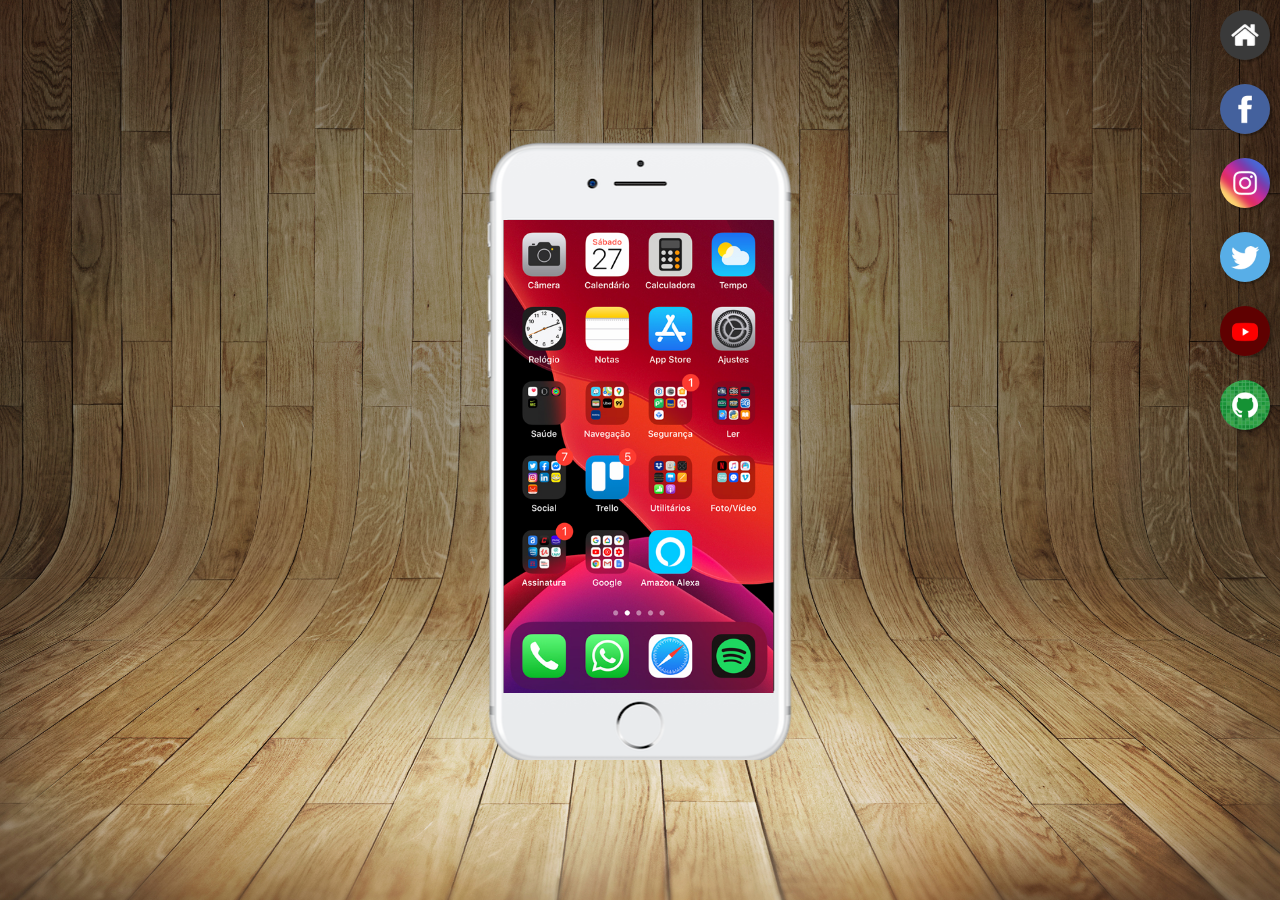
<file: index.html>
<!DOCTYPE html>
<html lang="pt-br">
  <head>
    <meta charset="UTF-8" />
    <meta name="viewport" content="width=device-width, initial-scale=1.0" />
    <title>Social Media</title>
    <link rel="stylesheet" href="style.css" />
  </head>
  <body>
    <main>
      <section id="cell">
        <iframe src="telah.html" name="tela" id="tela"  frameborder="0">
        </iframe>
      </section>
      <section id="media">
        <a href="telah.html" target="tela"><img src="imagens/logo-home.jpg" alt="logo-home"></a><br>
        <a href="telaf.html" target="tela"><img src="imagens/logo-facebook.jpg" alt=""></a><br>

        <a href="telai.html" target="tela"><img src="imagens/logo-instagram.jpg" alt=""></a><br>

        <a href="telat.html" target="tela"><img src="imagens/logo-twitter.jpg" alt=""></a><br>

        <a href="telay.html" target="tela"><img src="imagens/logo-youtube.jpg" alt=""></a><br>
        
        <a href="telag.html" target="tela"><img src="imagens/logo-github.jpg" alt=""></a>
      </section>
    </main>
  </body>
</html>
</file>
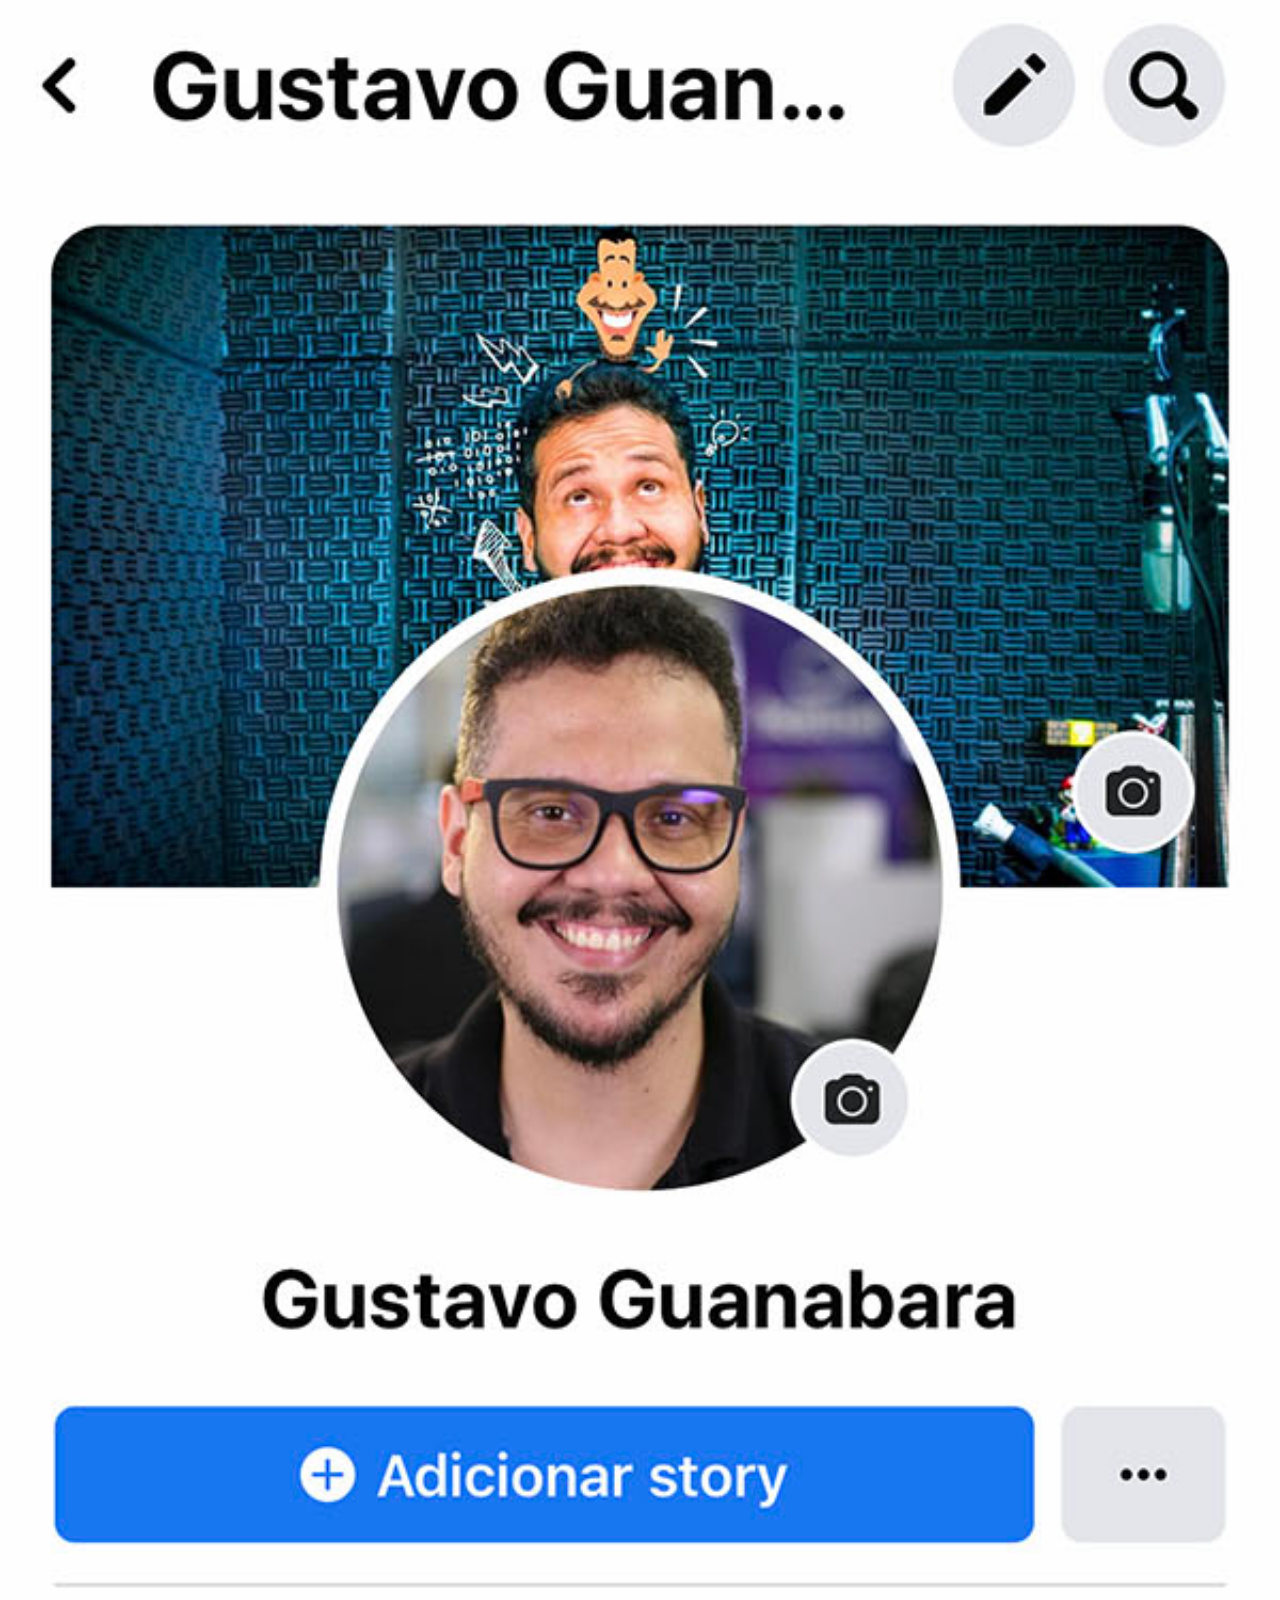
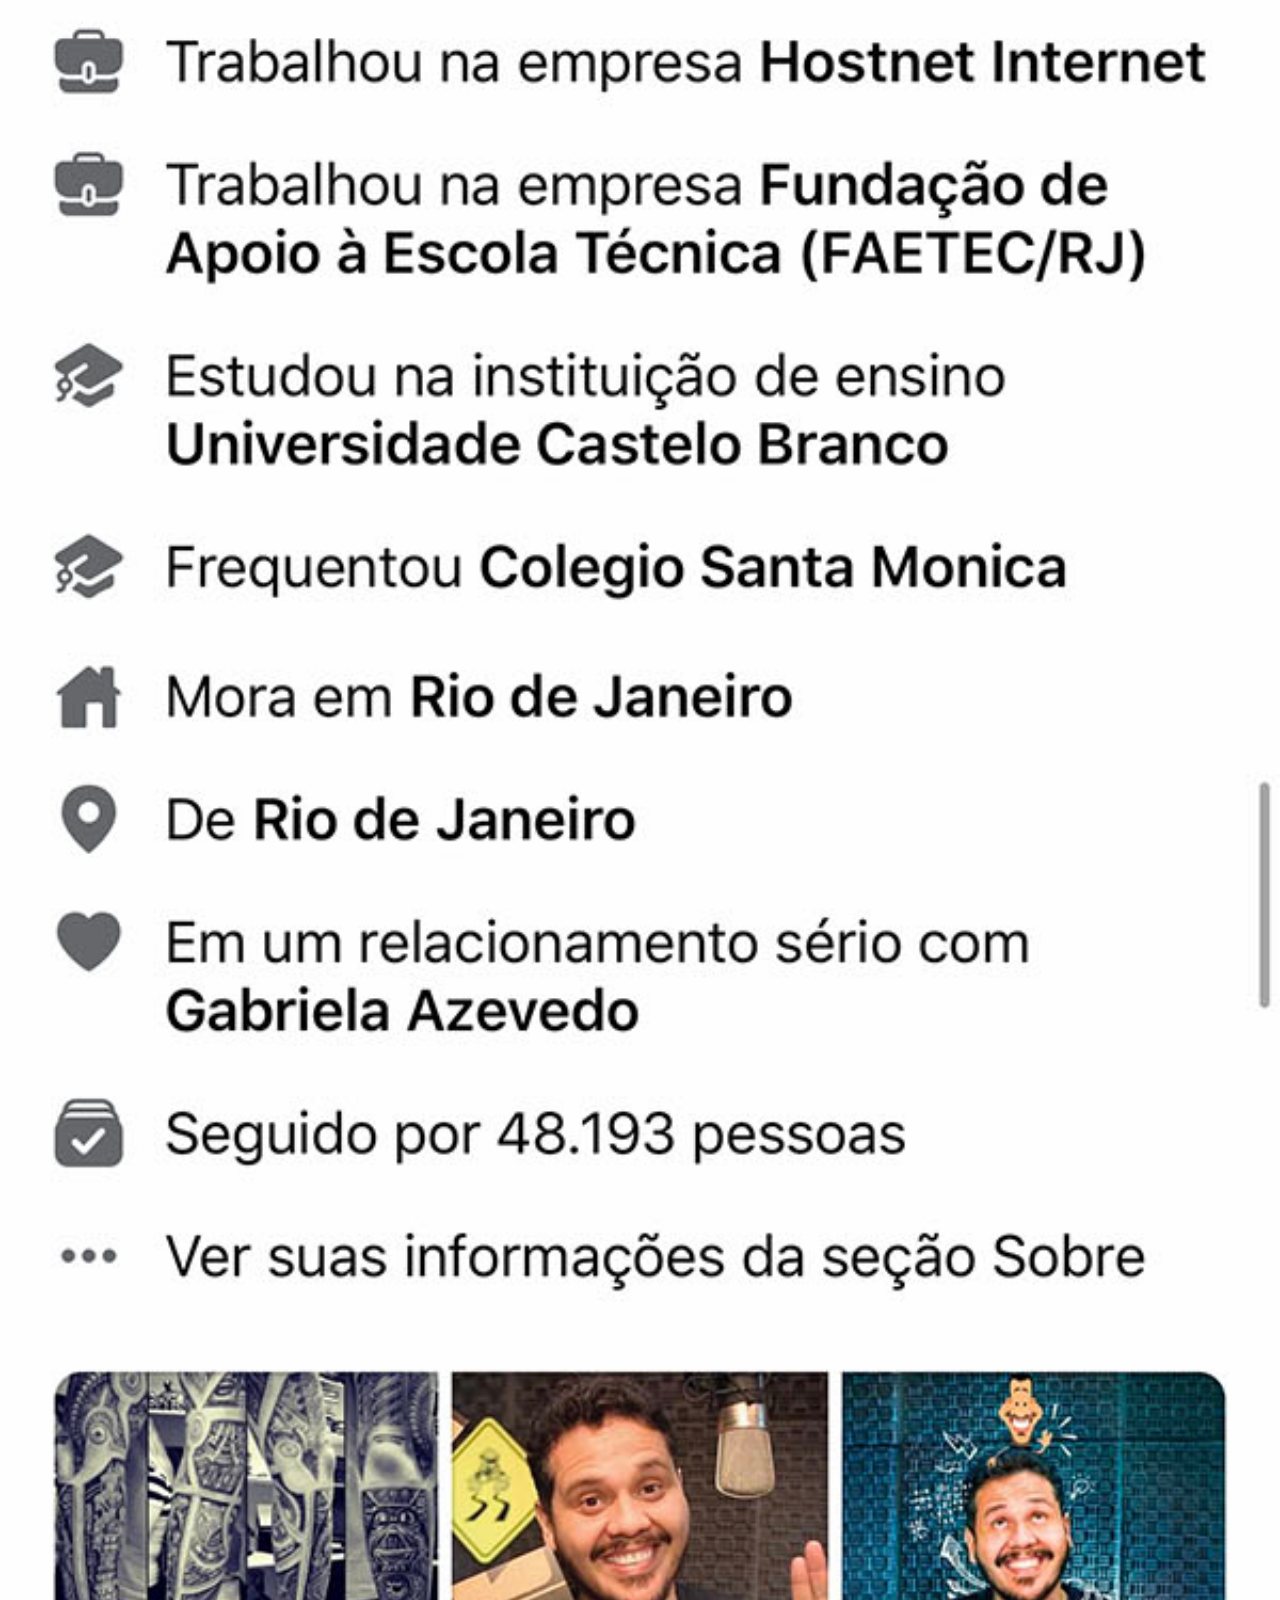
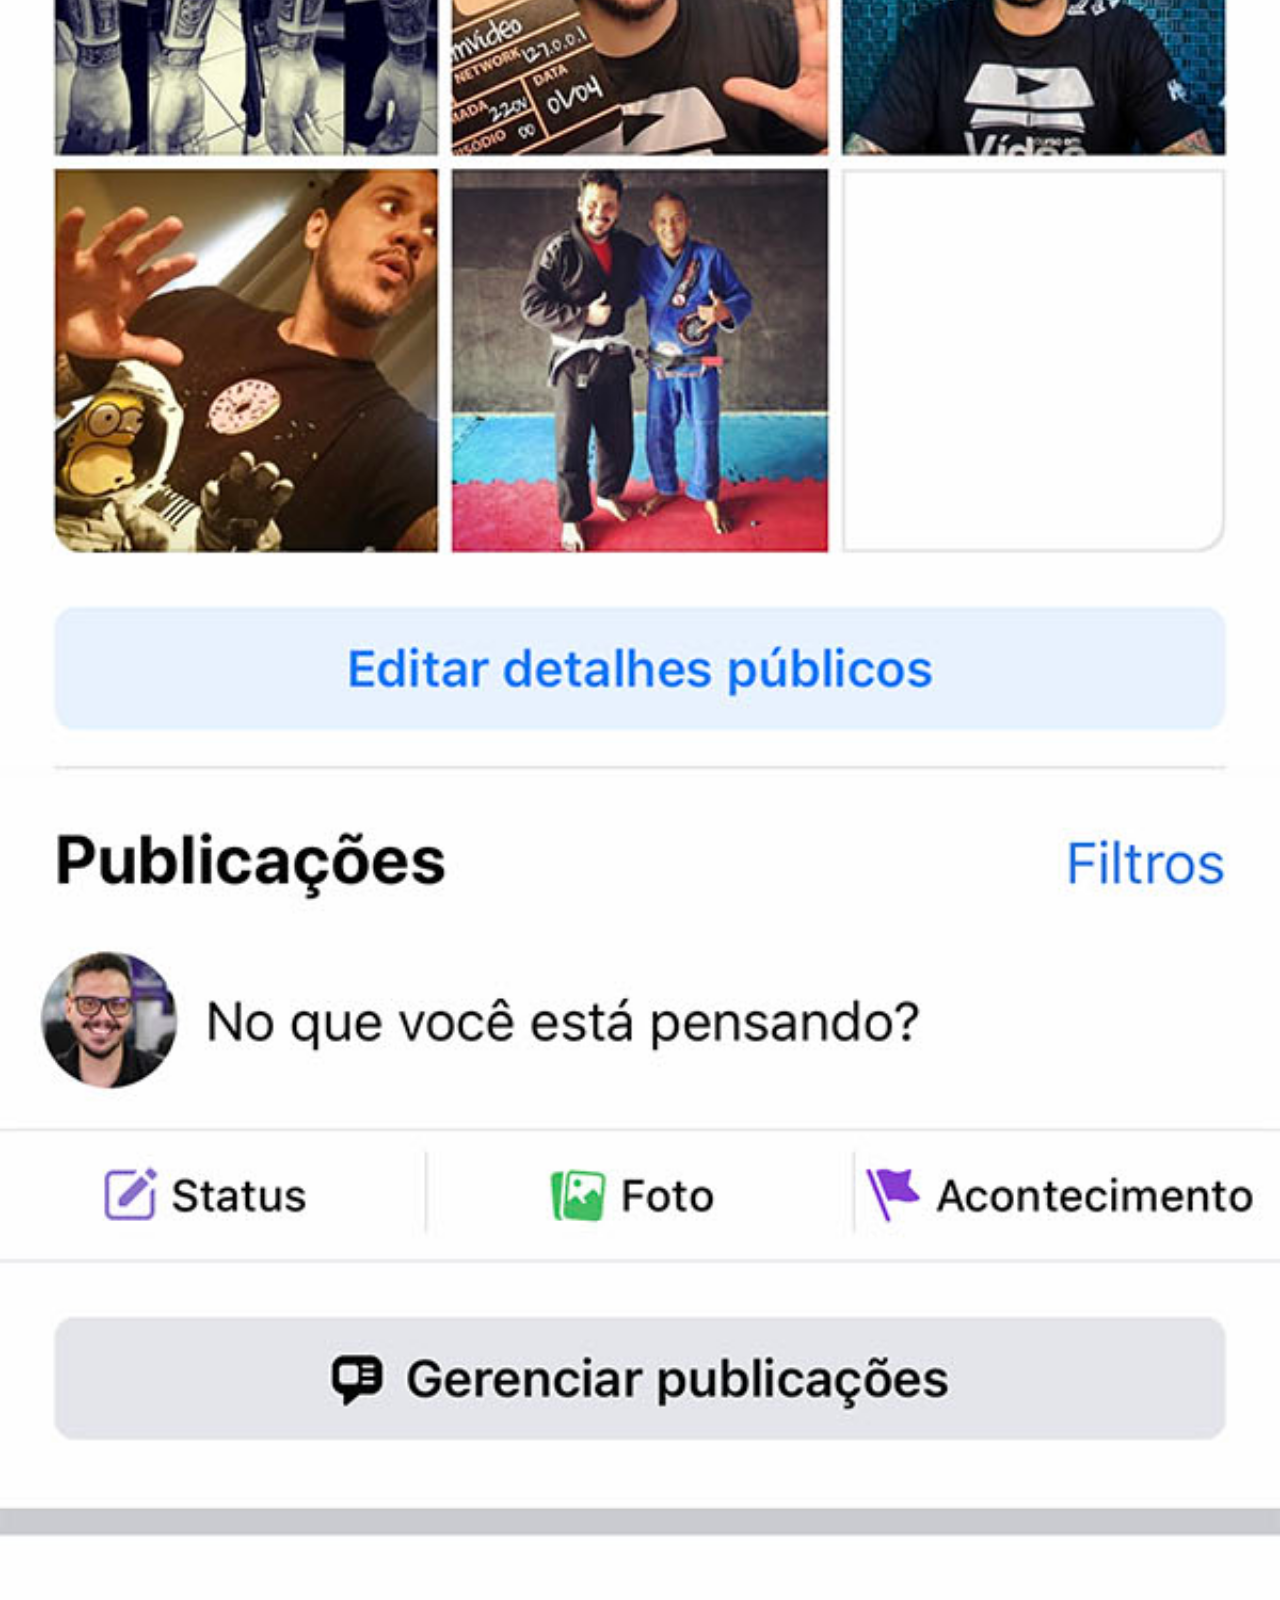
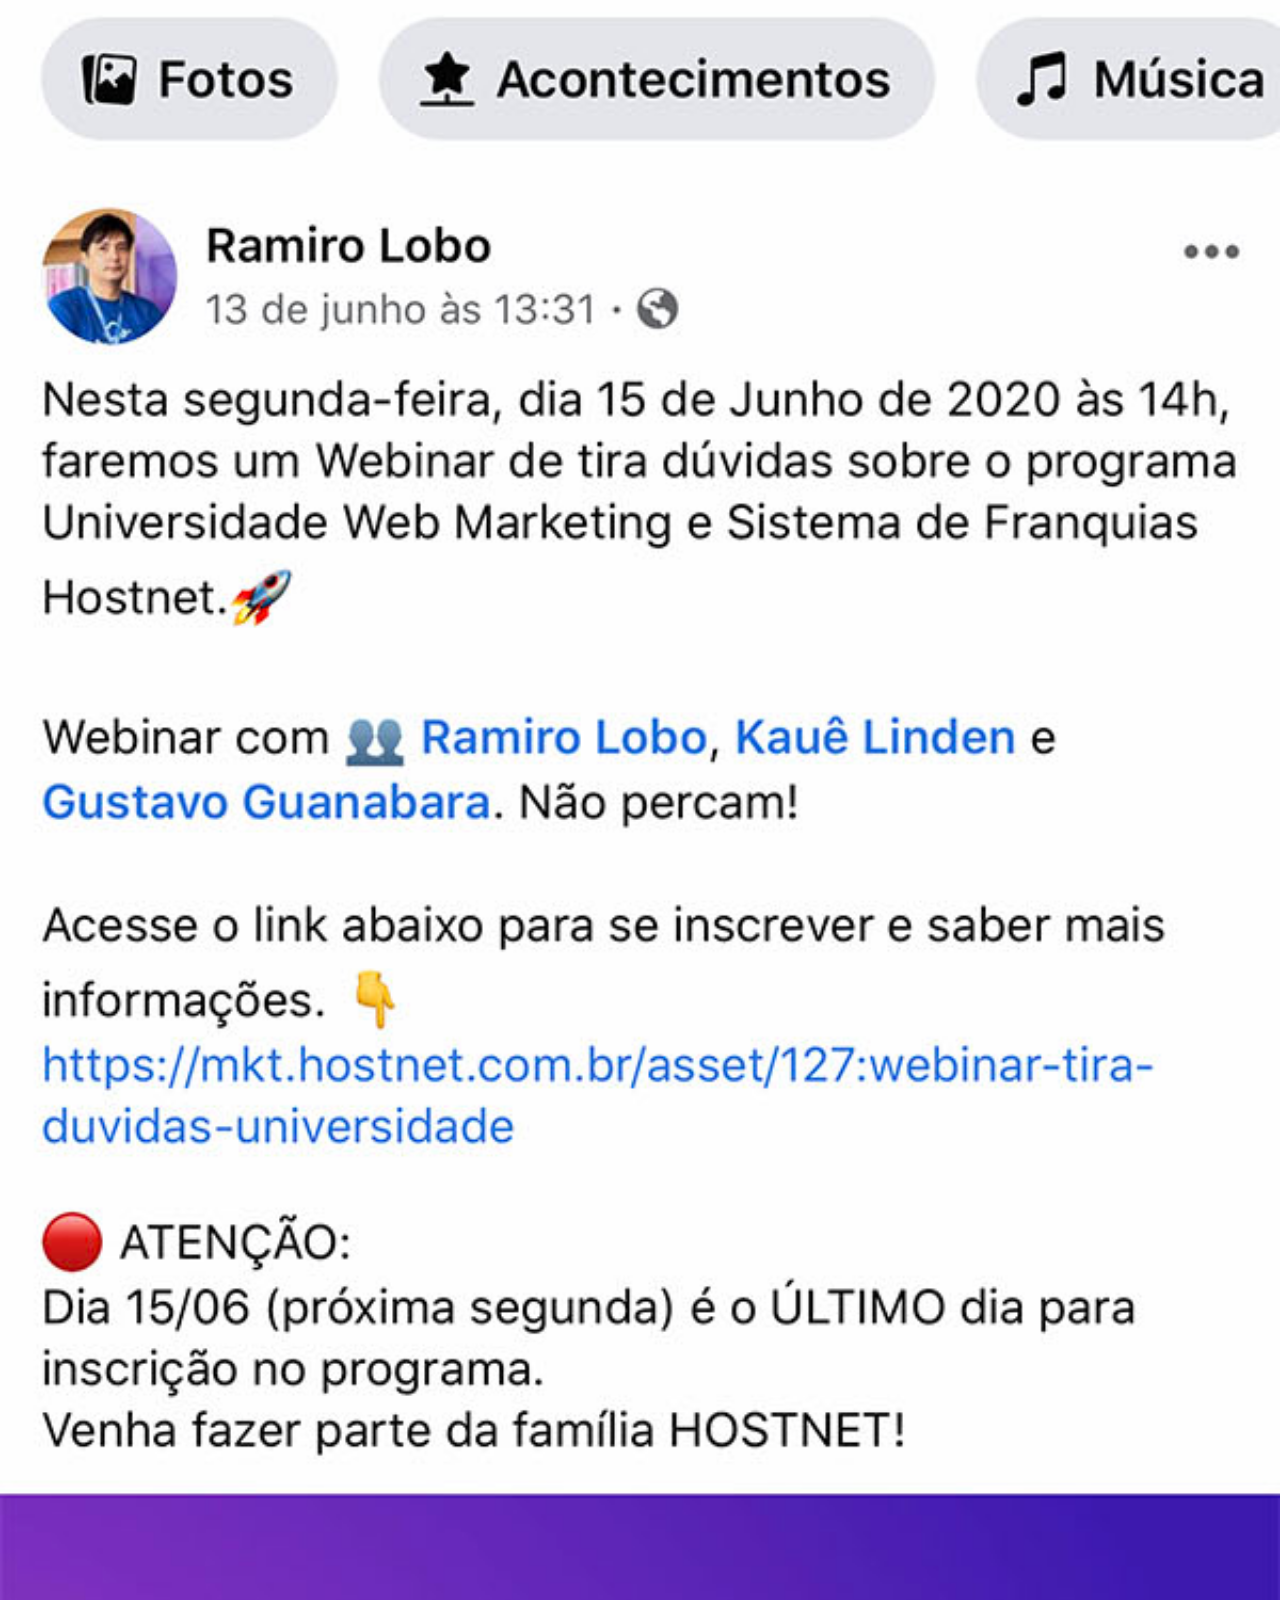
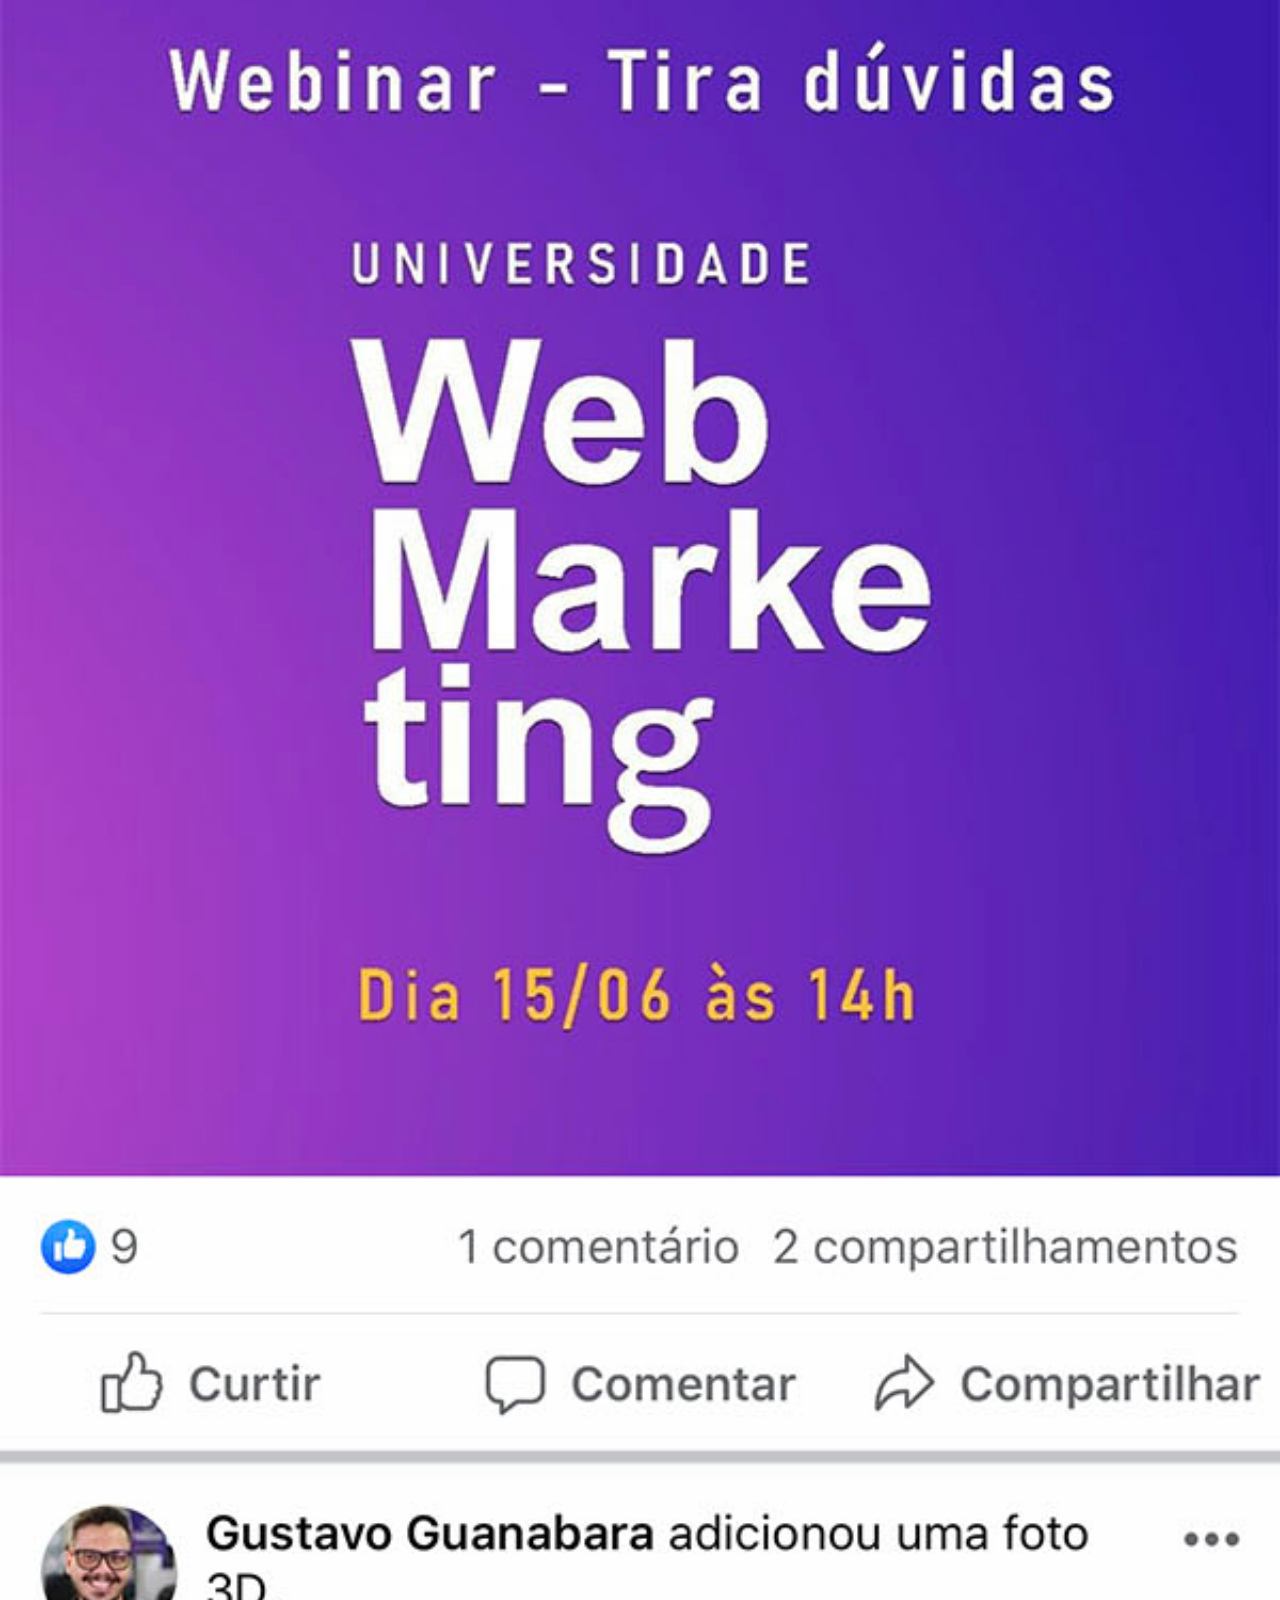
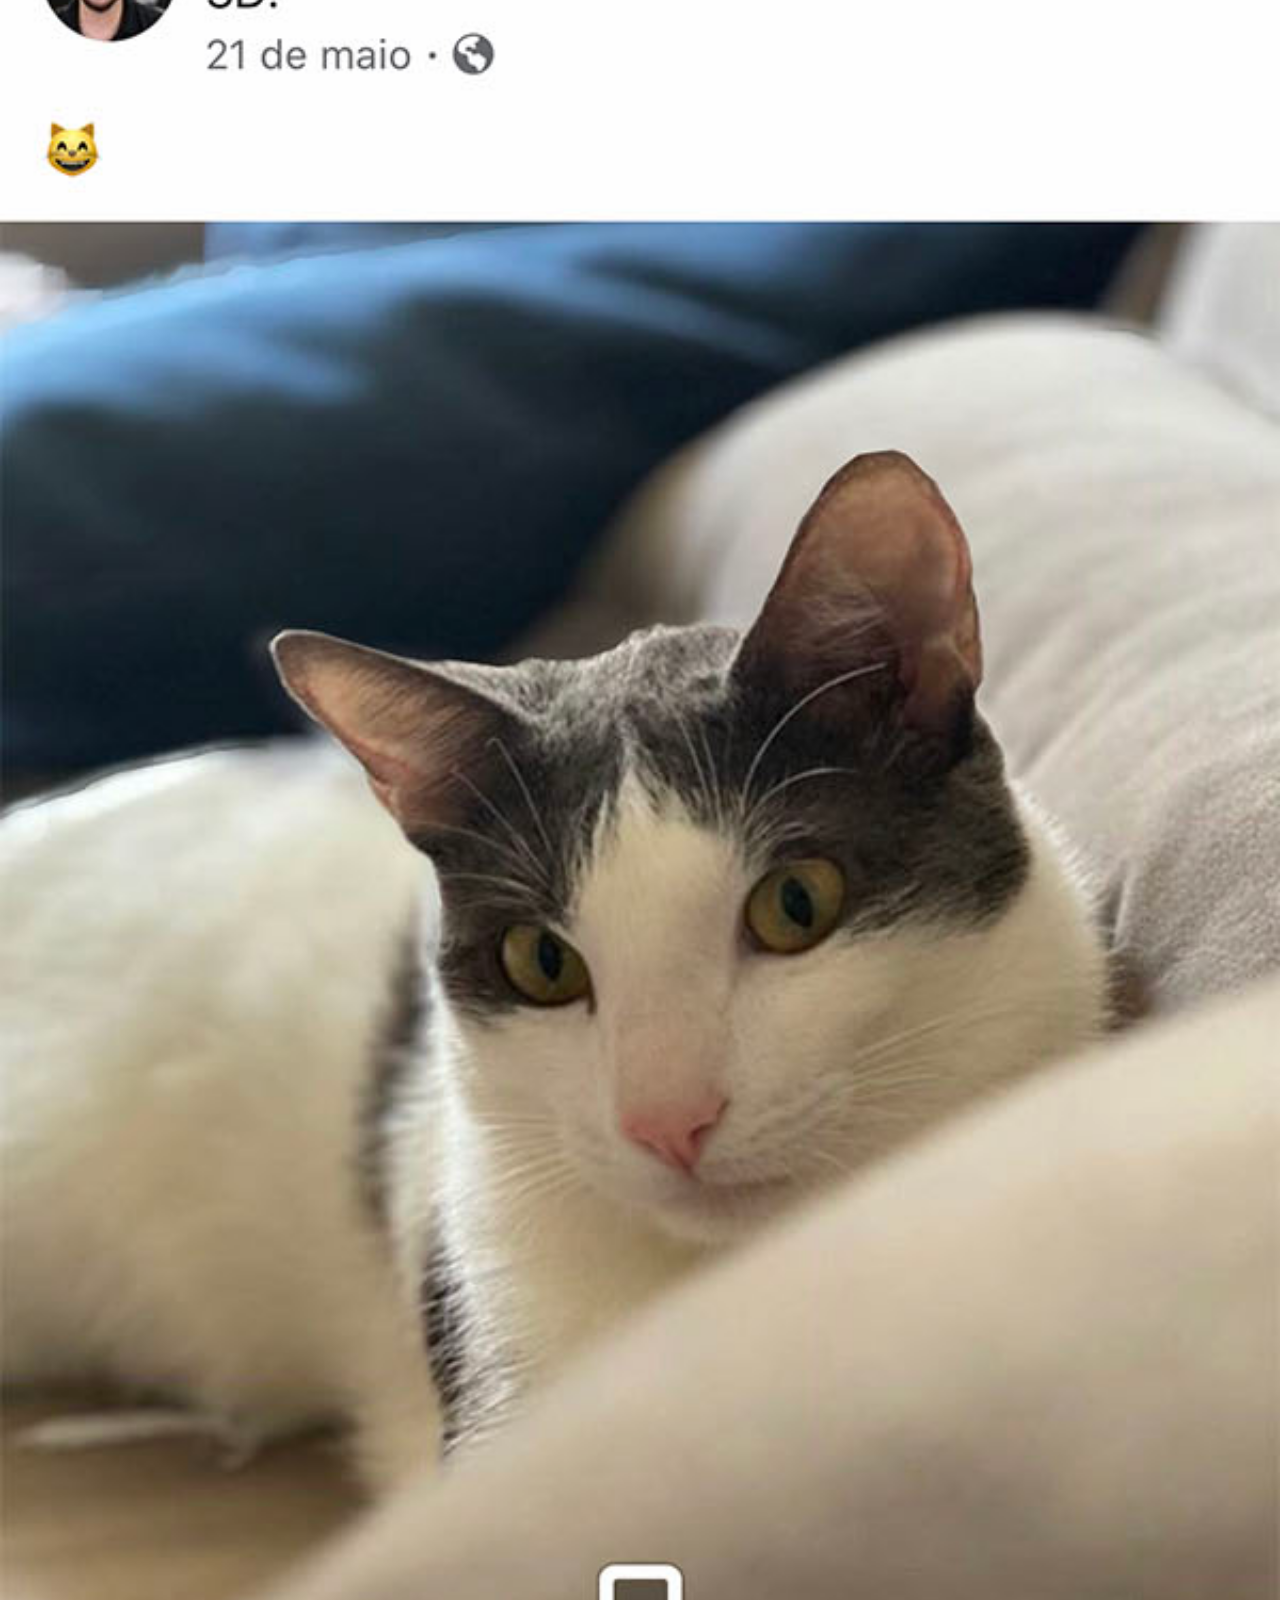
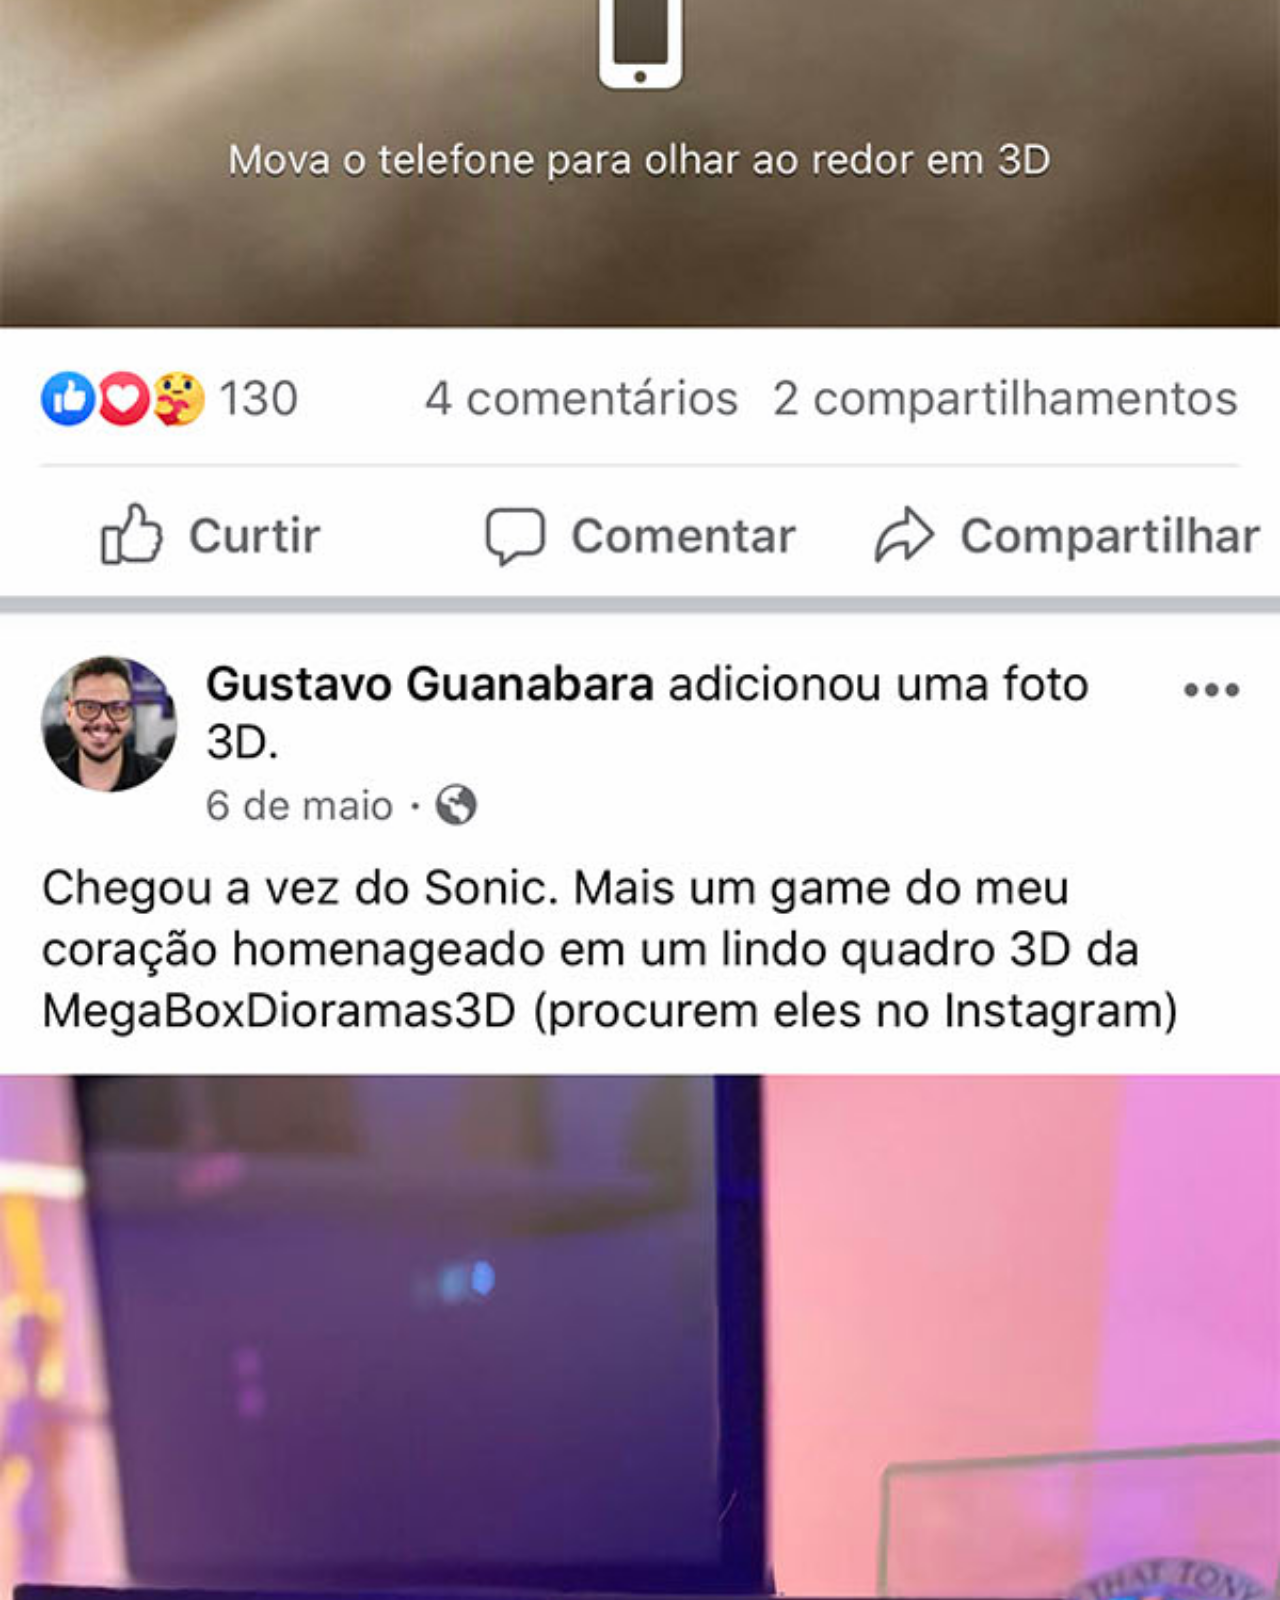
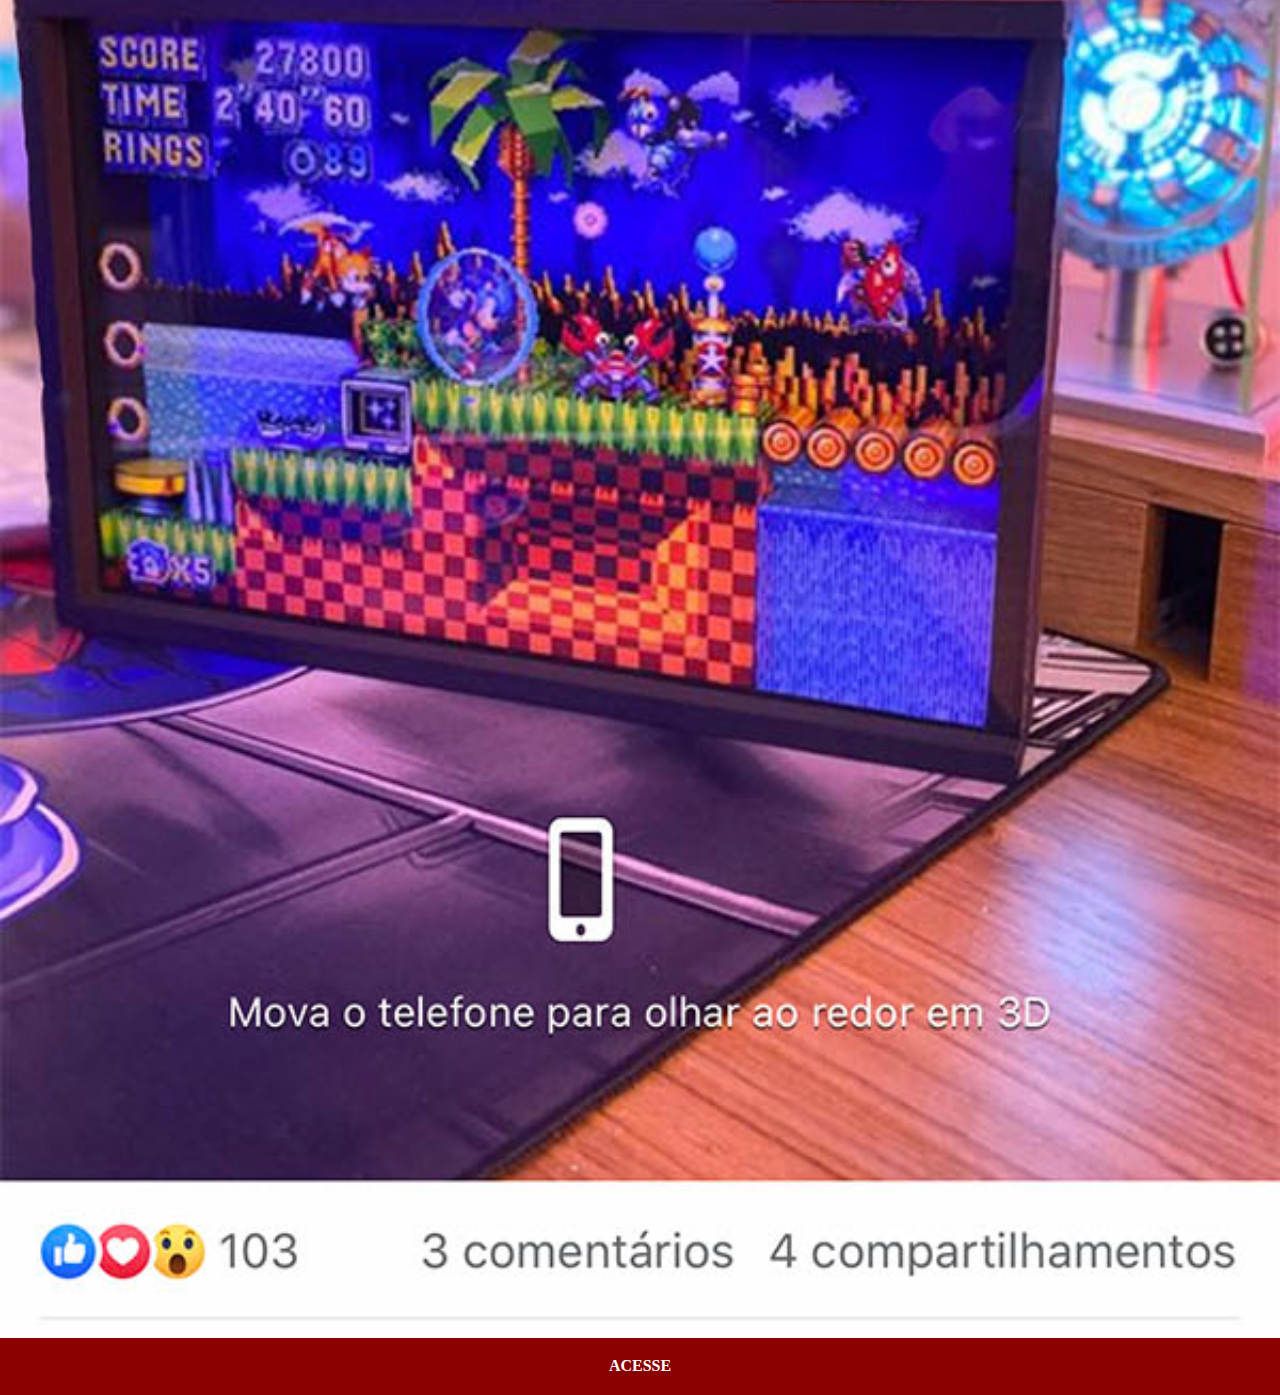
<file: telaf.html>
<!DOCTYPE html>
<html lang="pt-br">
<head>
    <meta charset="UTF-8">
    <meta name="viewport" content="width=device-width, initial-scale=1.0">
    <title>Tela-face</title>
    <link rel="stylesheet" href="social.css">

</head>
<body>
    <img src="imagens/tela-facebook.jpg" alt="">  
    <a href="https://www.facebook.com/profile.php?id=100004908109428" target="_blank">ACESSE</a>
</body>
</html>
</file>
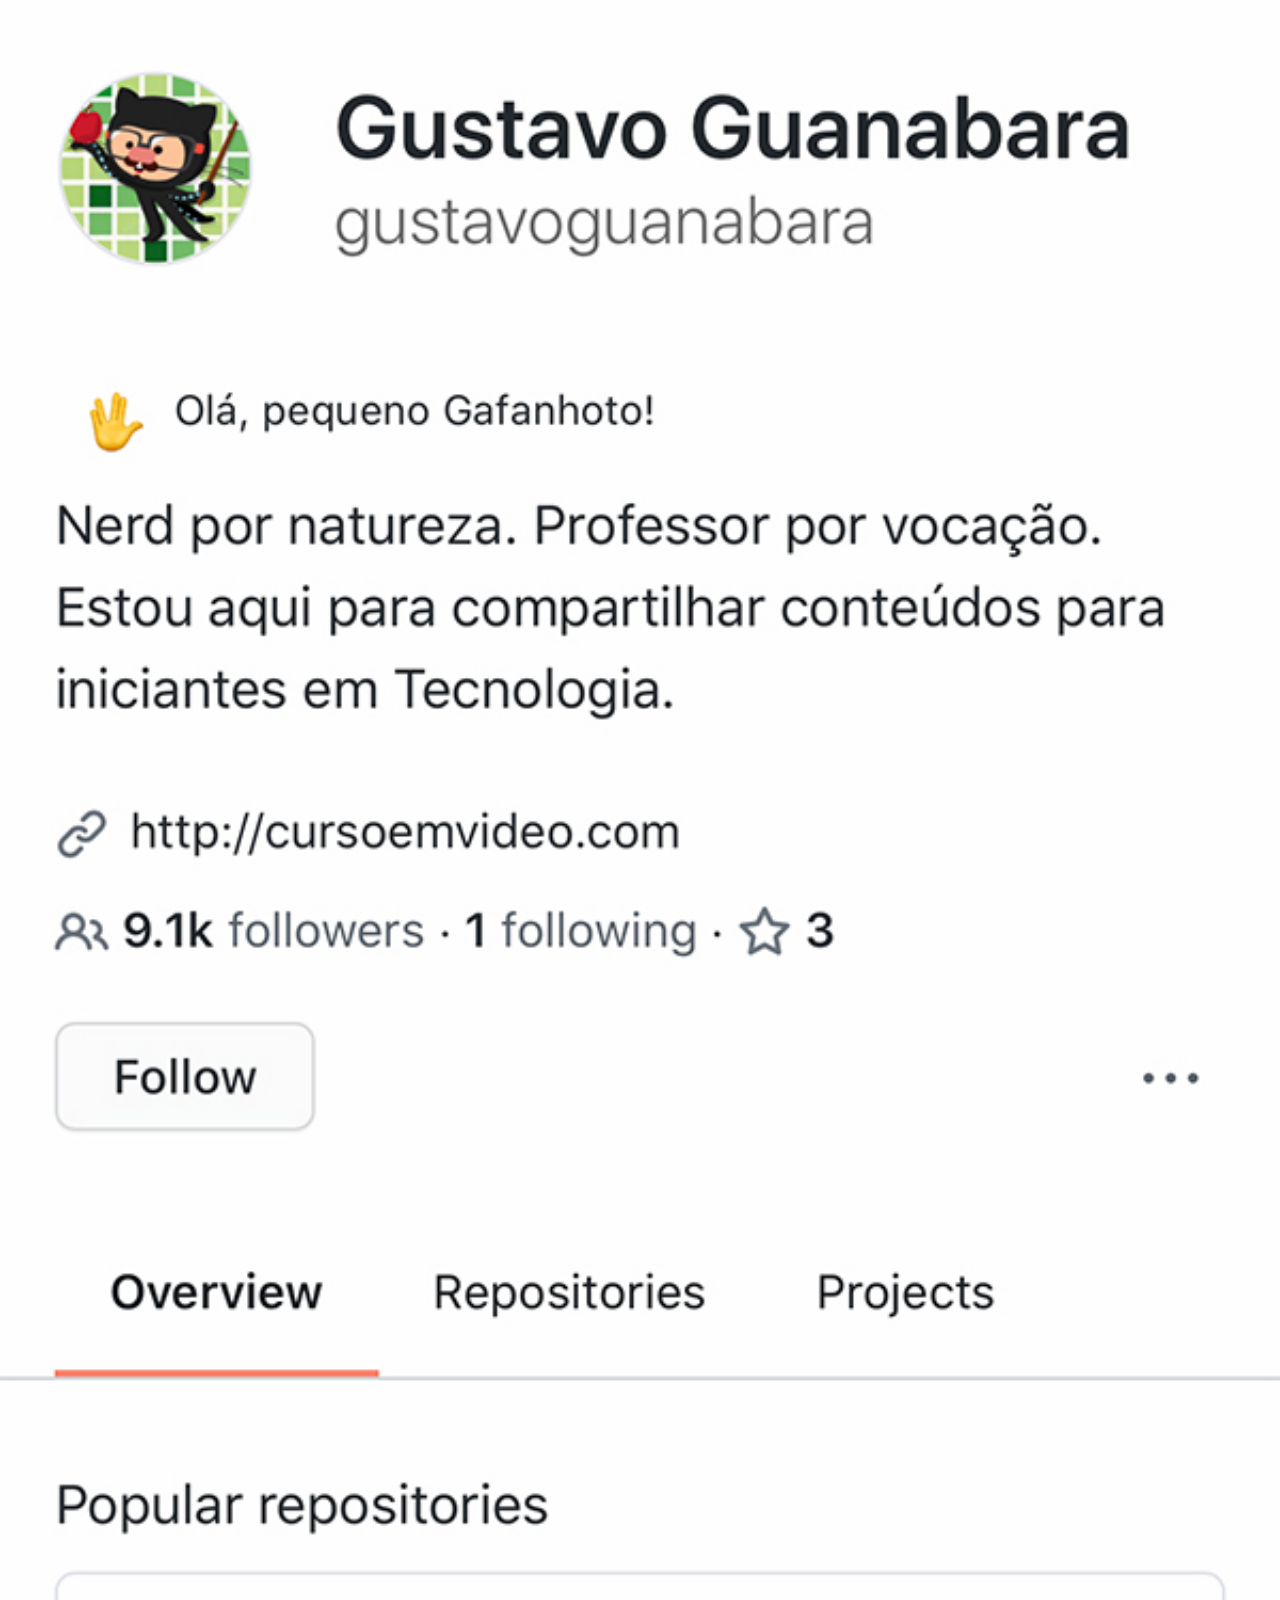
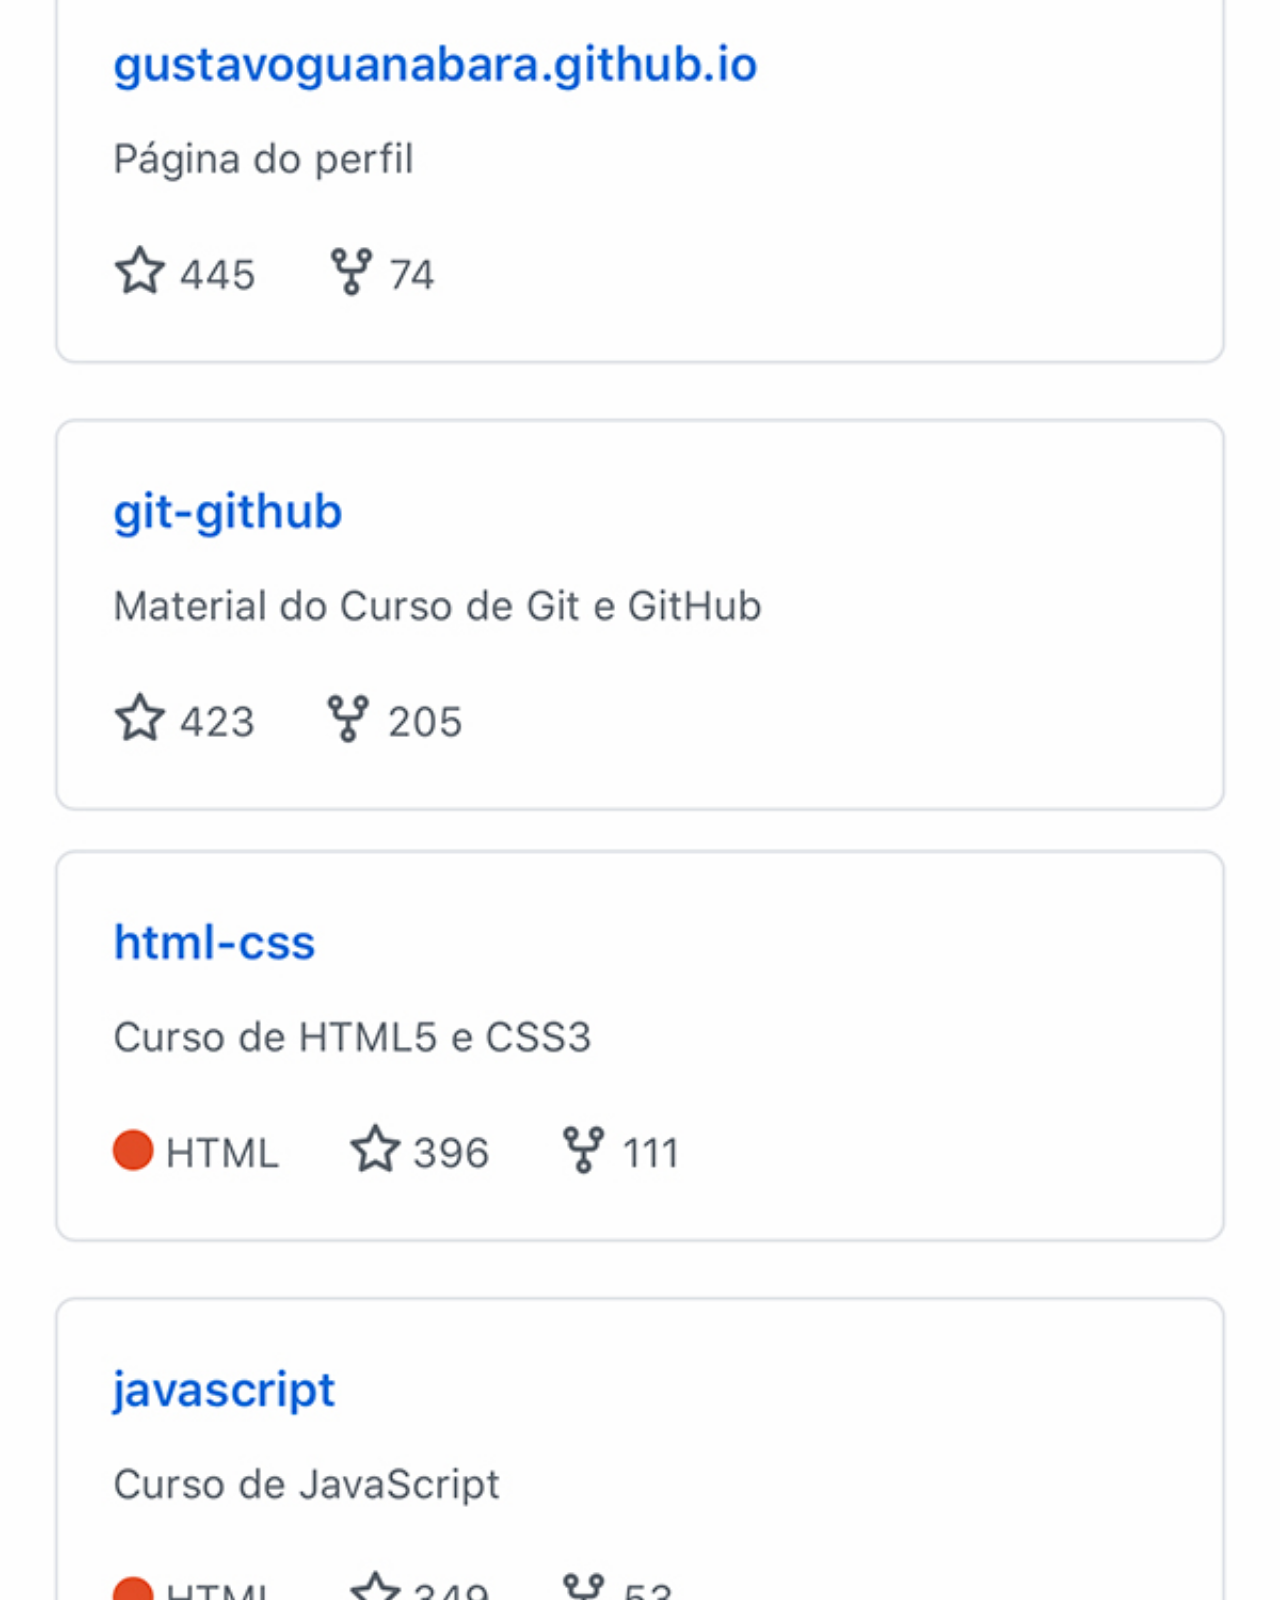
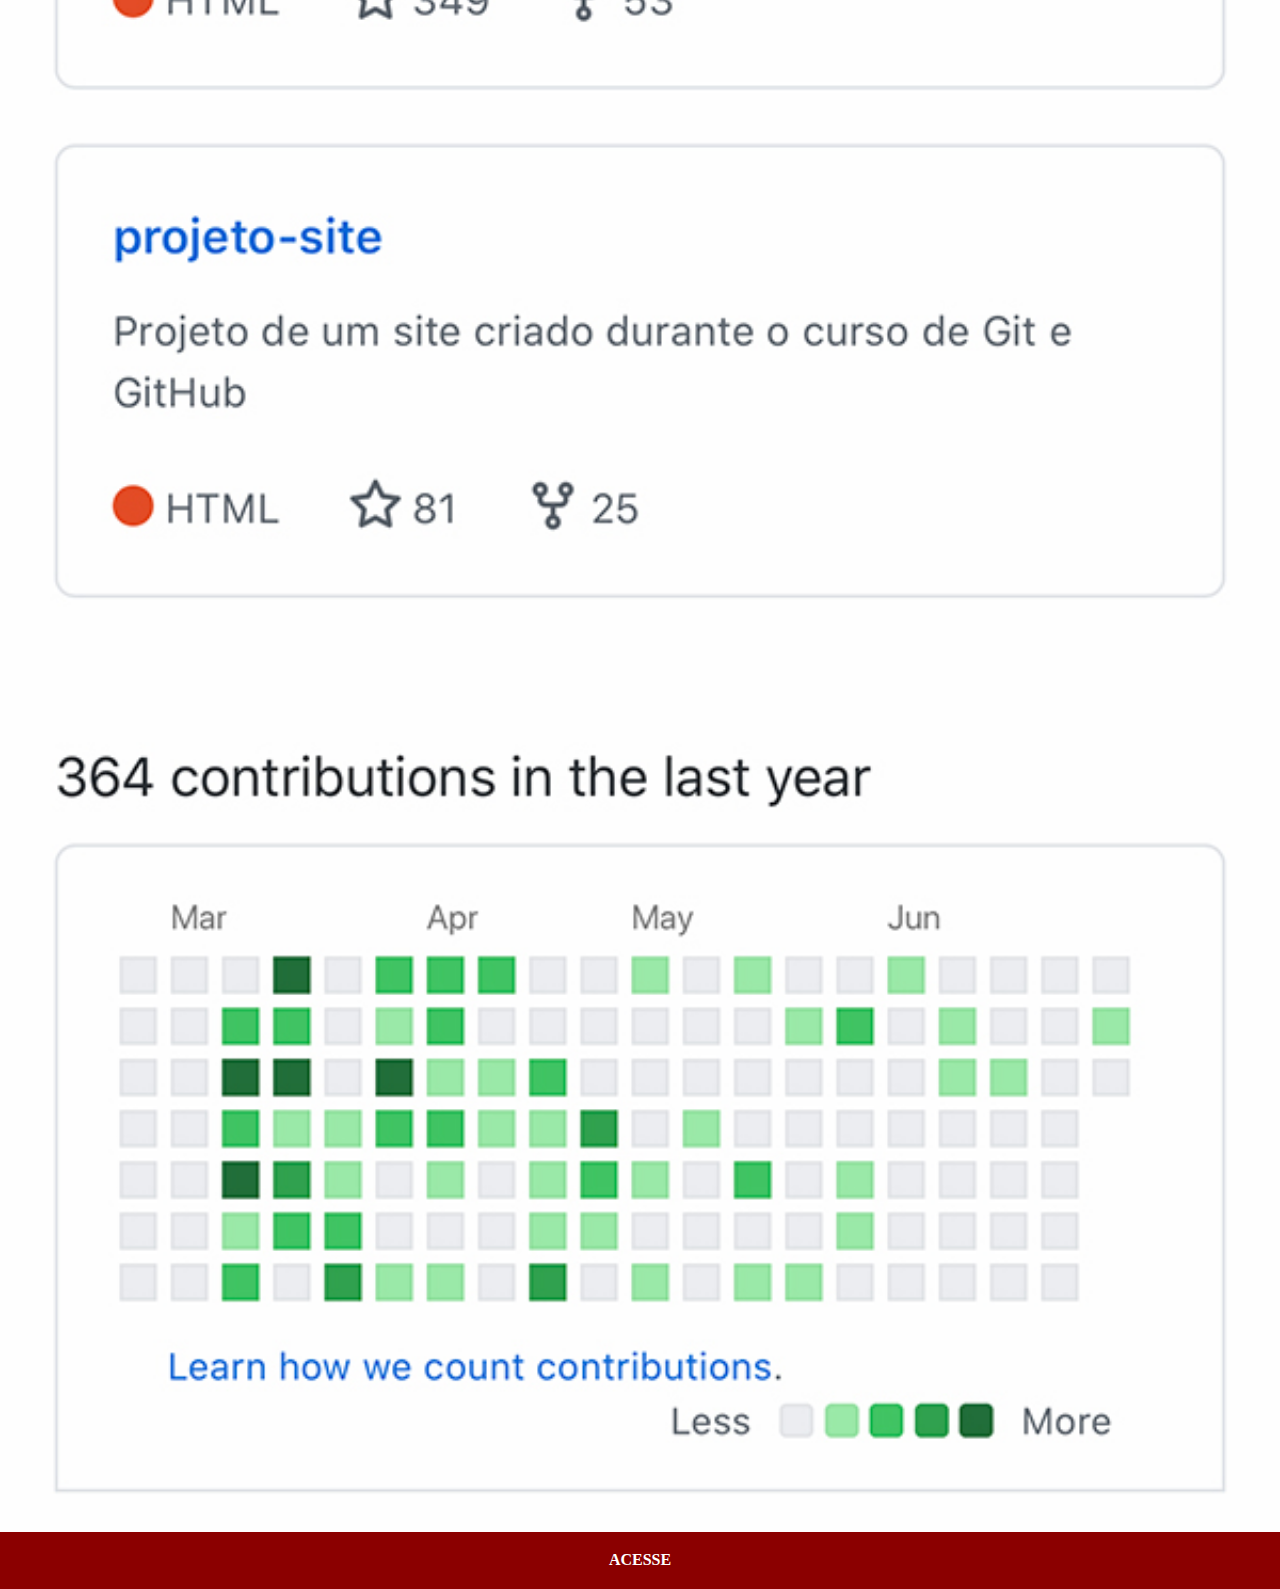
<file: telag.html>
<!DOCTYPE html>
<html lang="pt-br">
<head>
    <meta charset="UTF-8">
    <meta name="viewport" content="width=device-width, initial-scale=1.0">
    <title>tela-github</title>
    <link rel="stylesheet" href="social.css">
</head>
<body>
    <img src="imagens/tela-github.jpg" alt="">
    <a href="#">ACESSE</a>
</body>
</html>
</file>
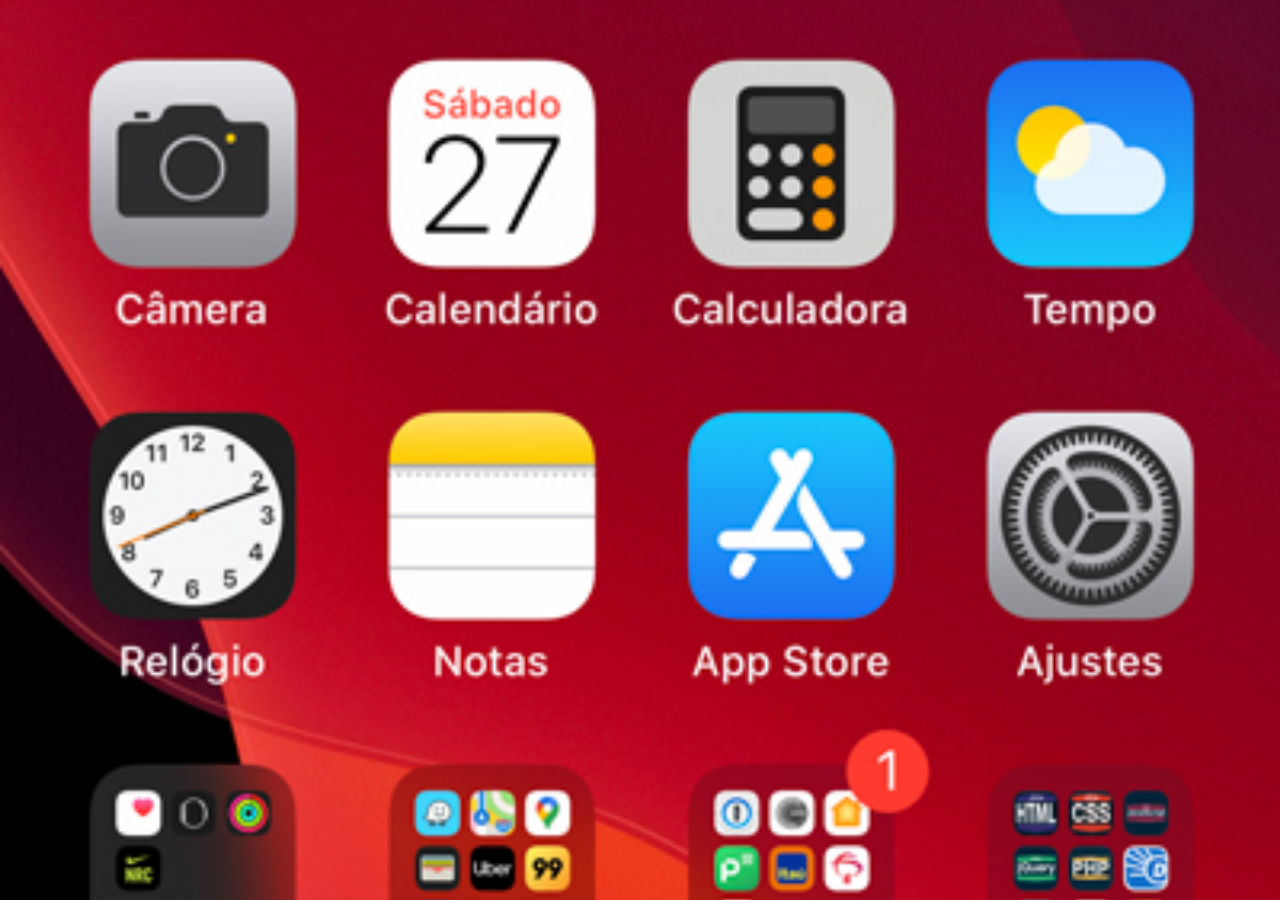
<file: telah.html>
<!DOCTYPE html>
<html lang="pt-br">
  <head>
    <meta charset="UTF-8" />
    <meta name="viewport" content="width=device-width, initial-scale=1.0" />
    <title>Home</title>
    <style>
      *{
        margin: 0px;
        padding: 0px;
      }
      body {
        width: 100vw;
        height: 100vh;
        background: black no-repeat top center url(imagens/tela-home.jpg);
        background-size: cover;

      }
    </style>
  </head>
  <body>
  </body>
</html>
</file>
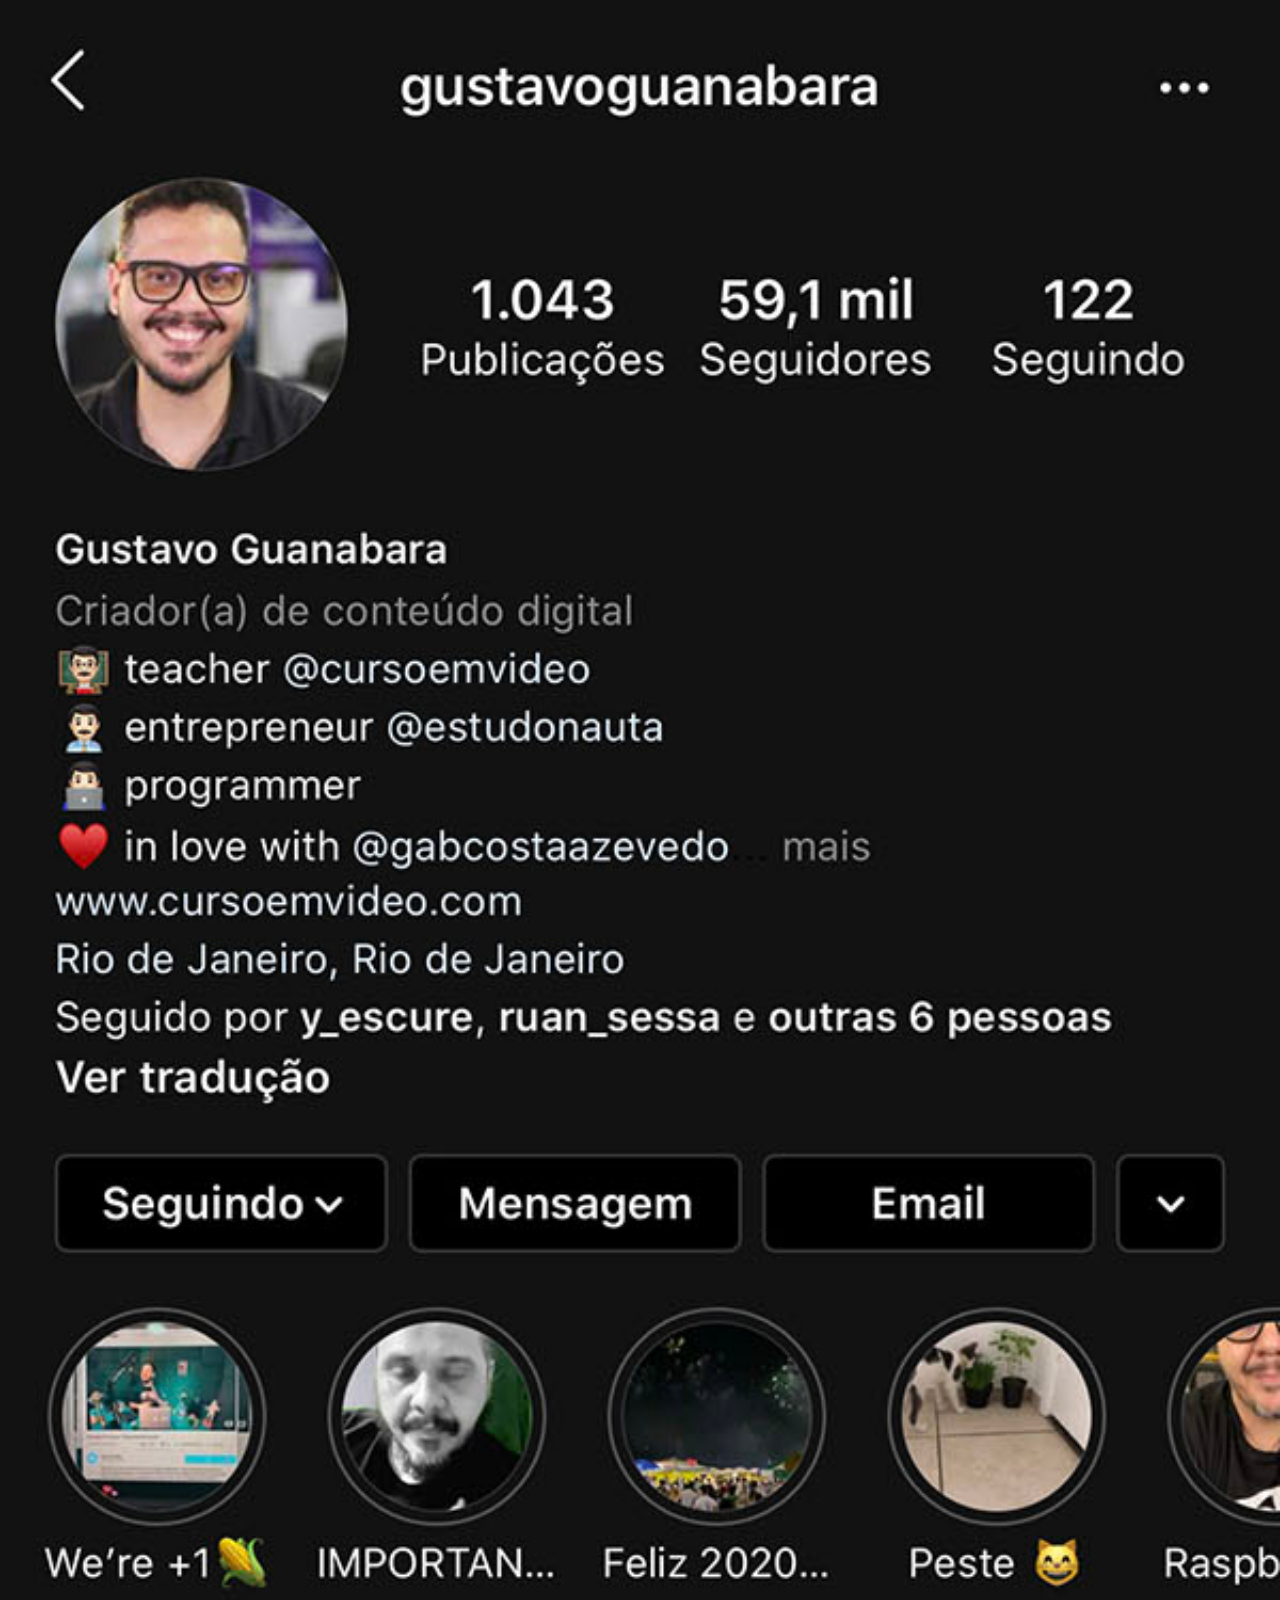
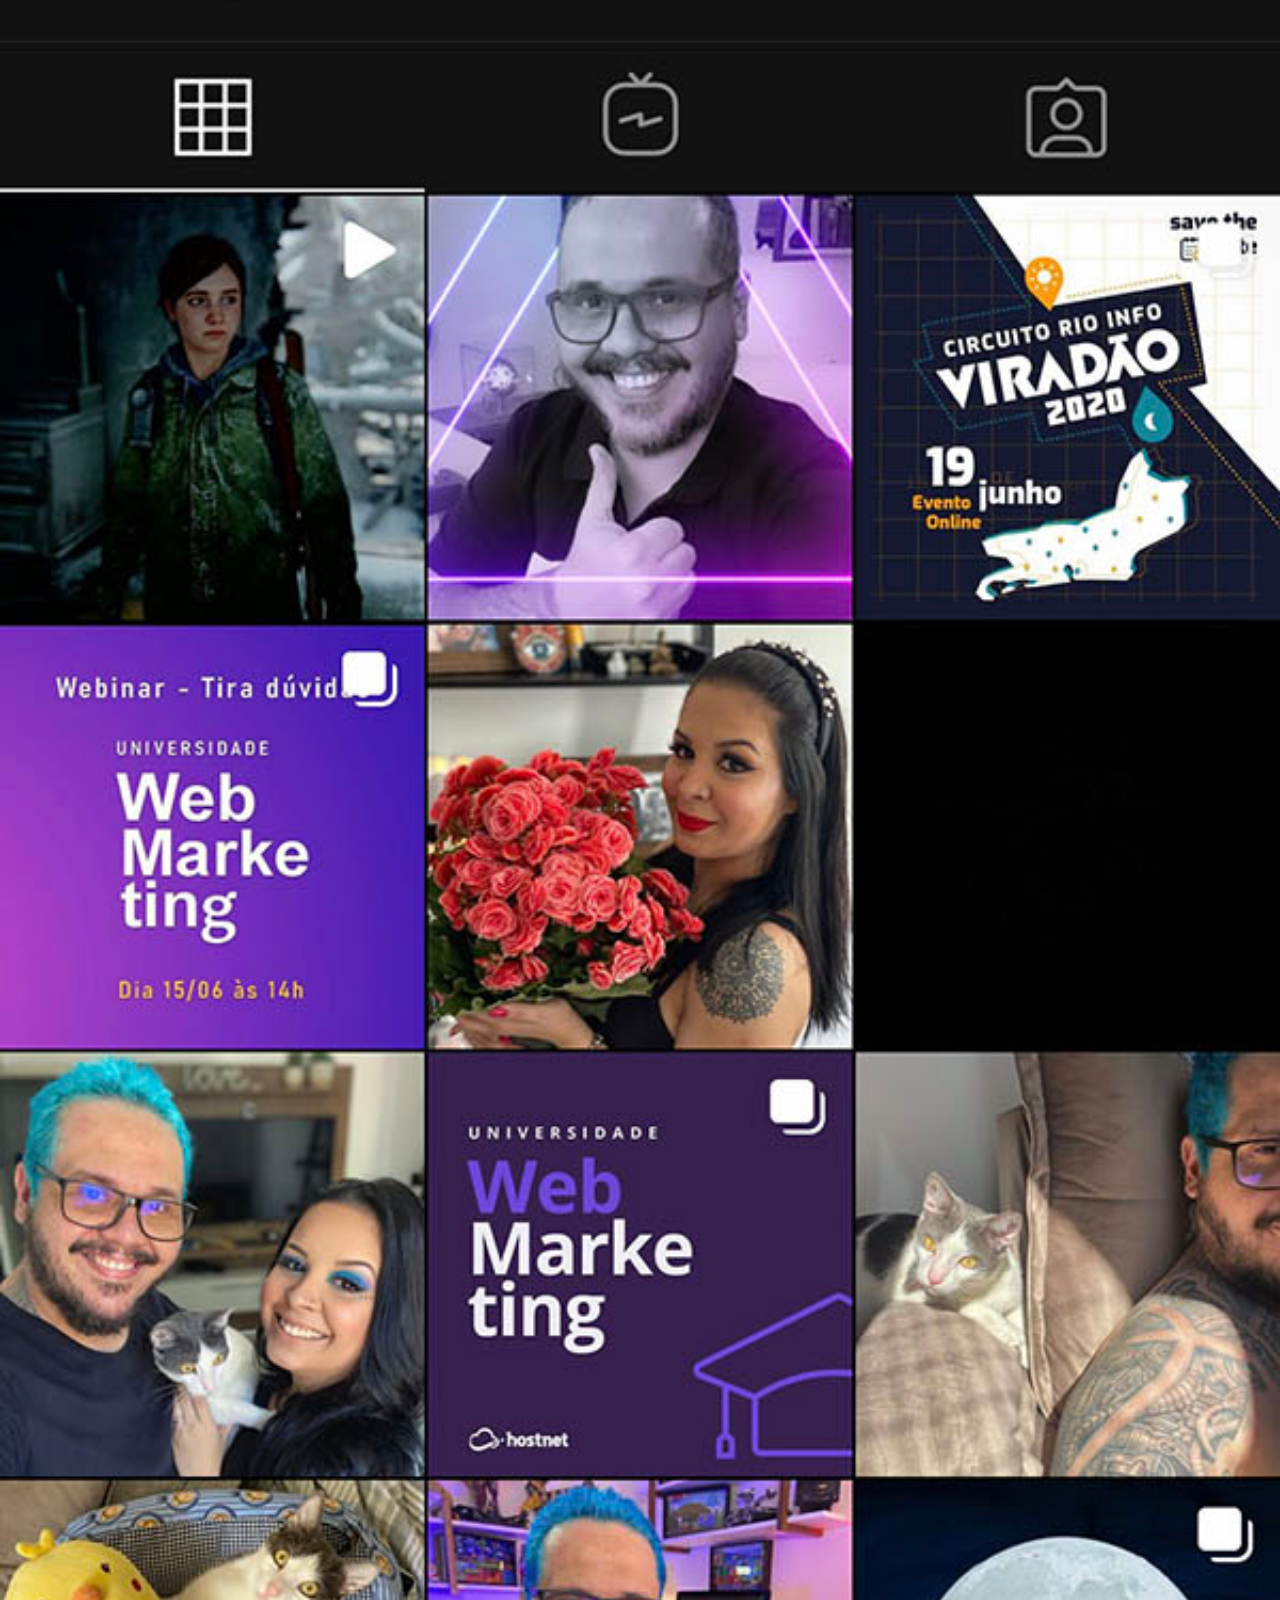
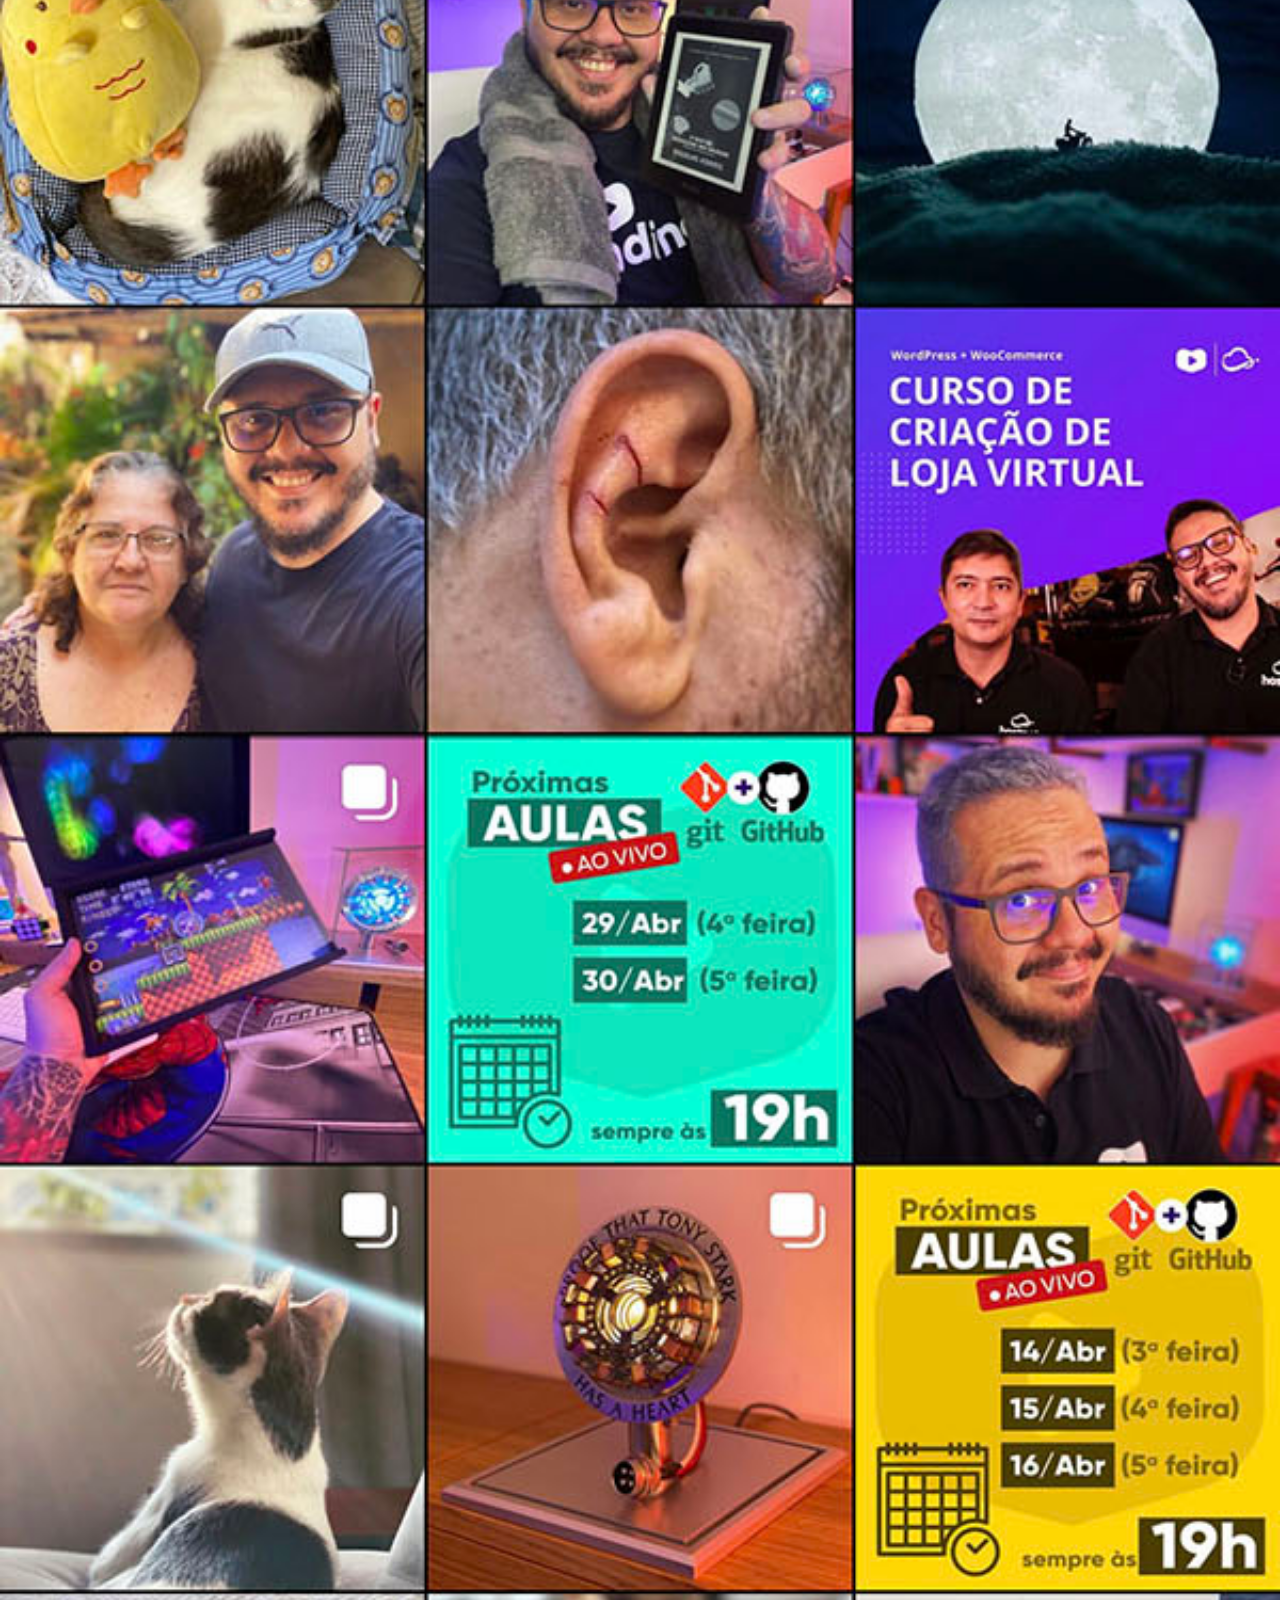
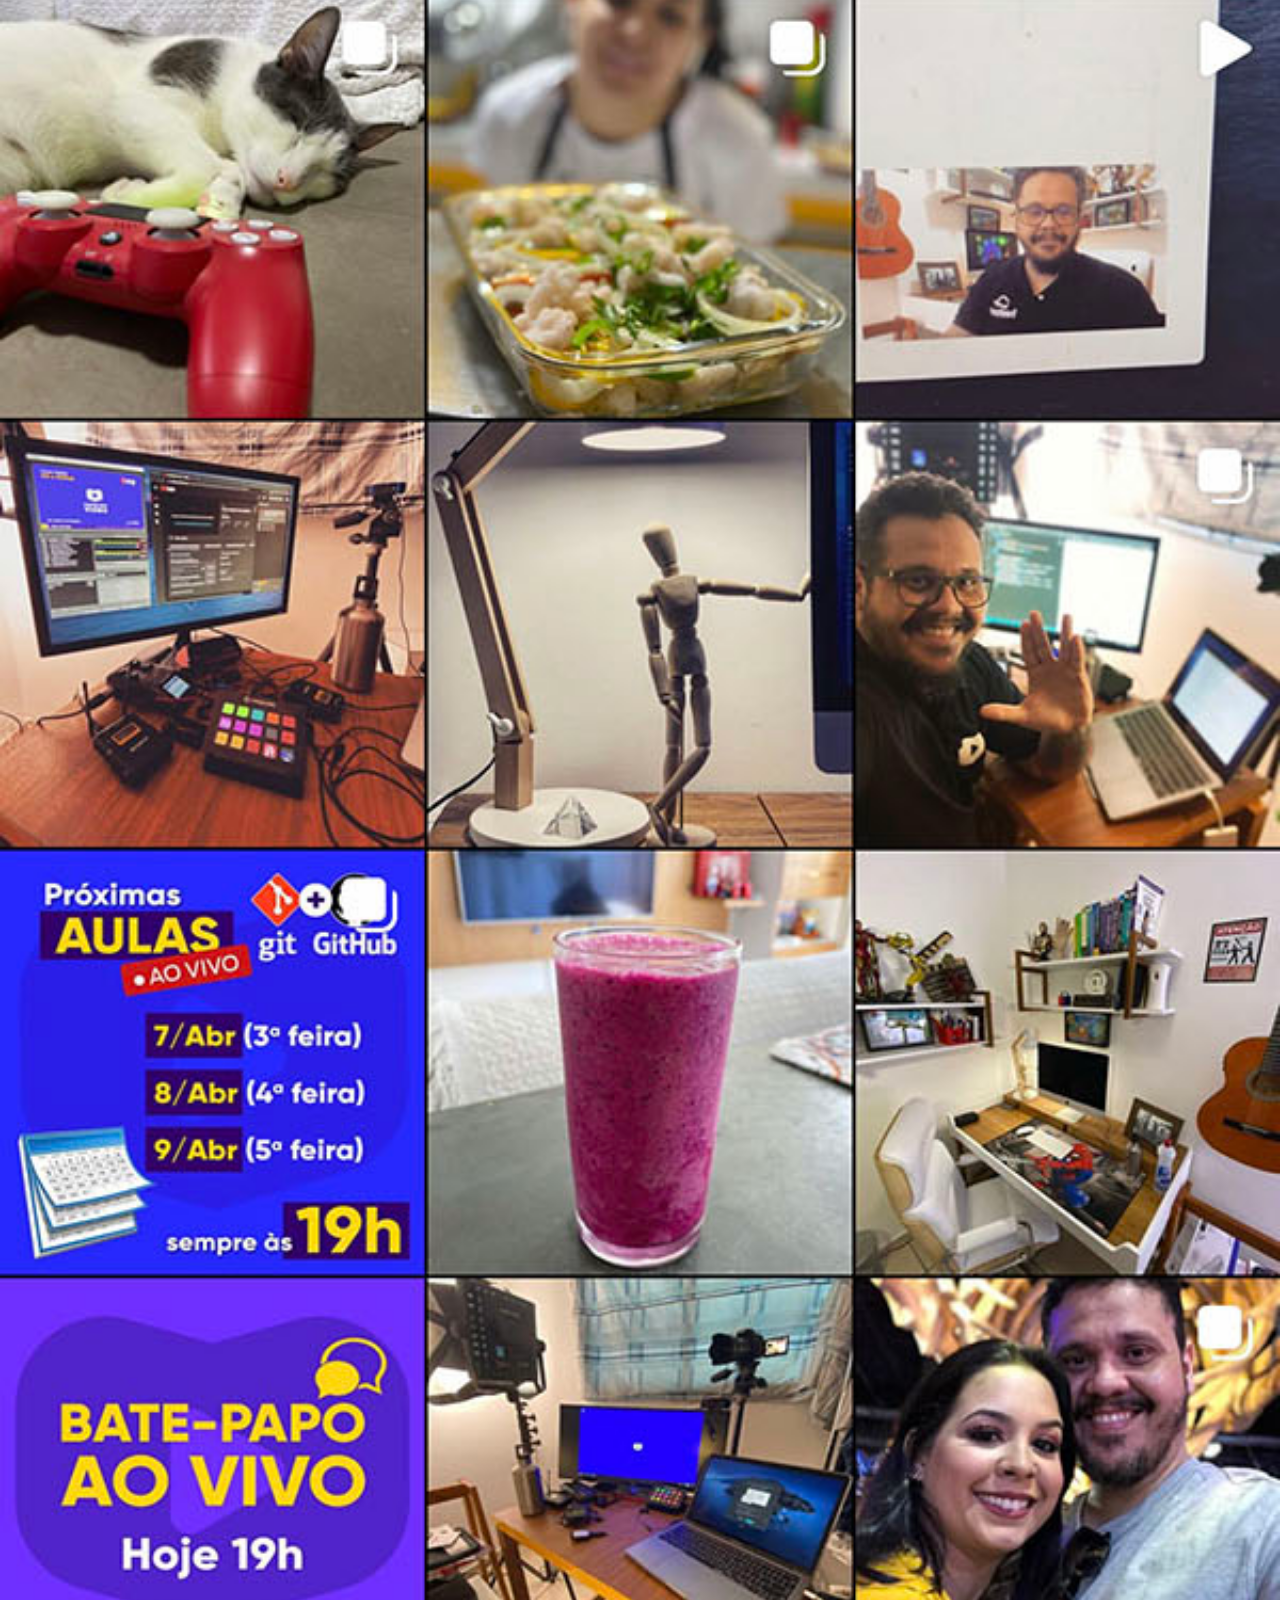
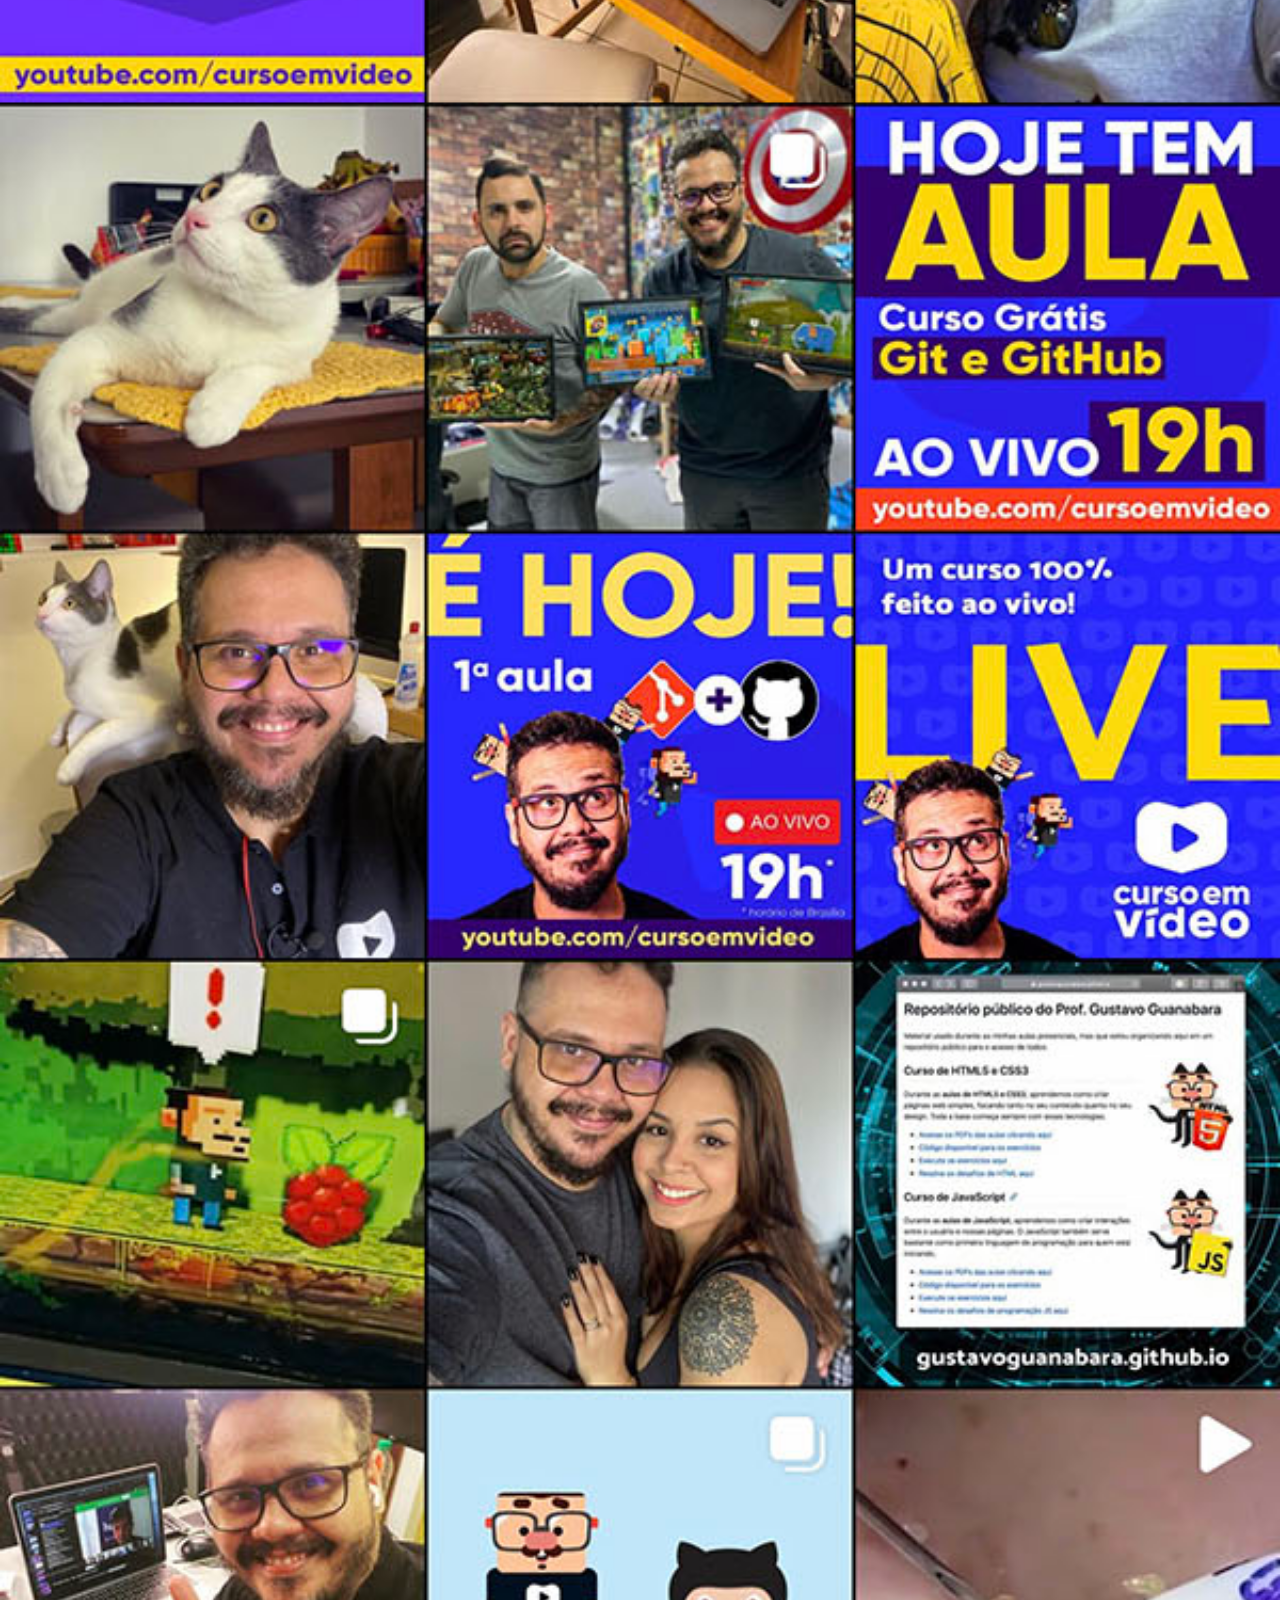
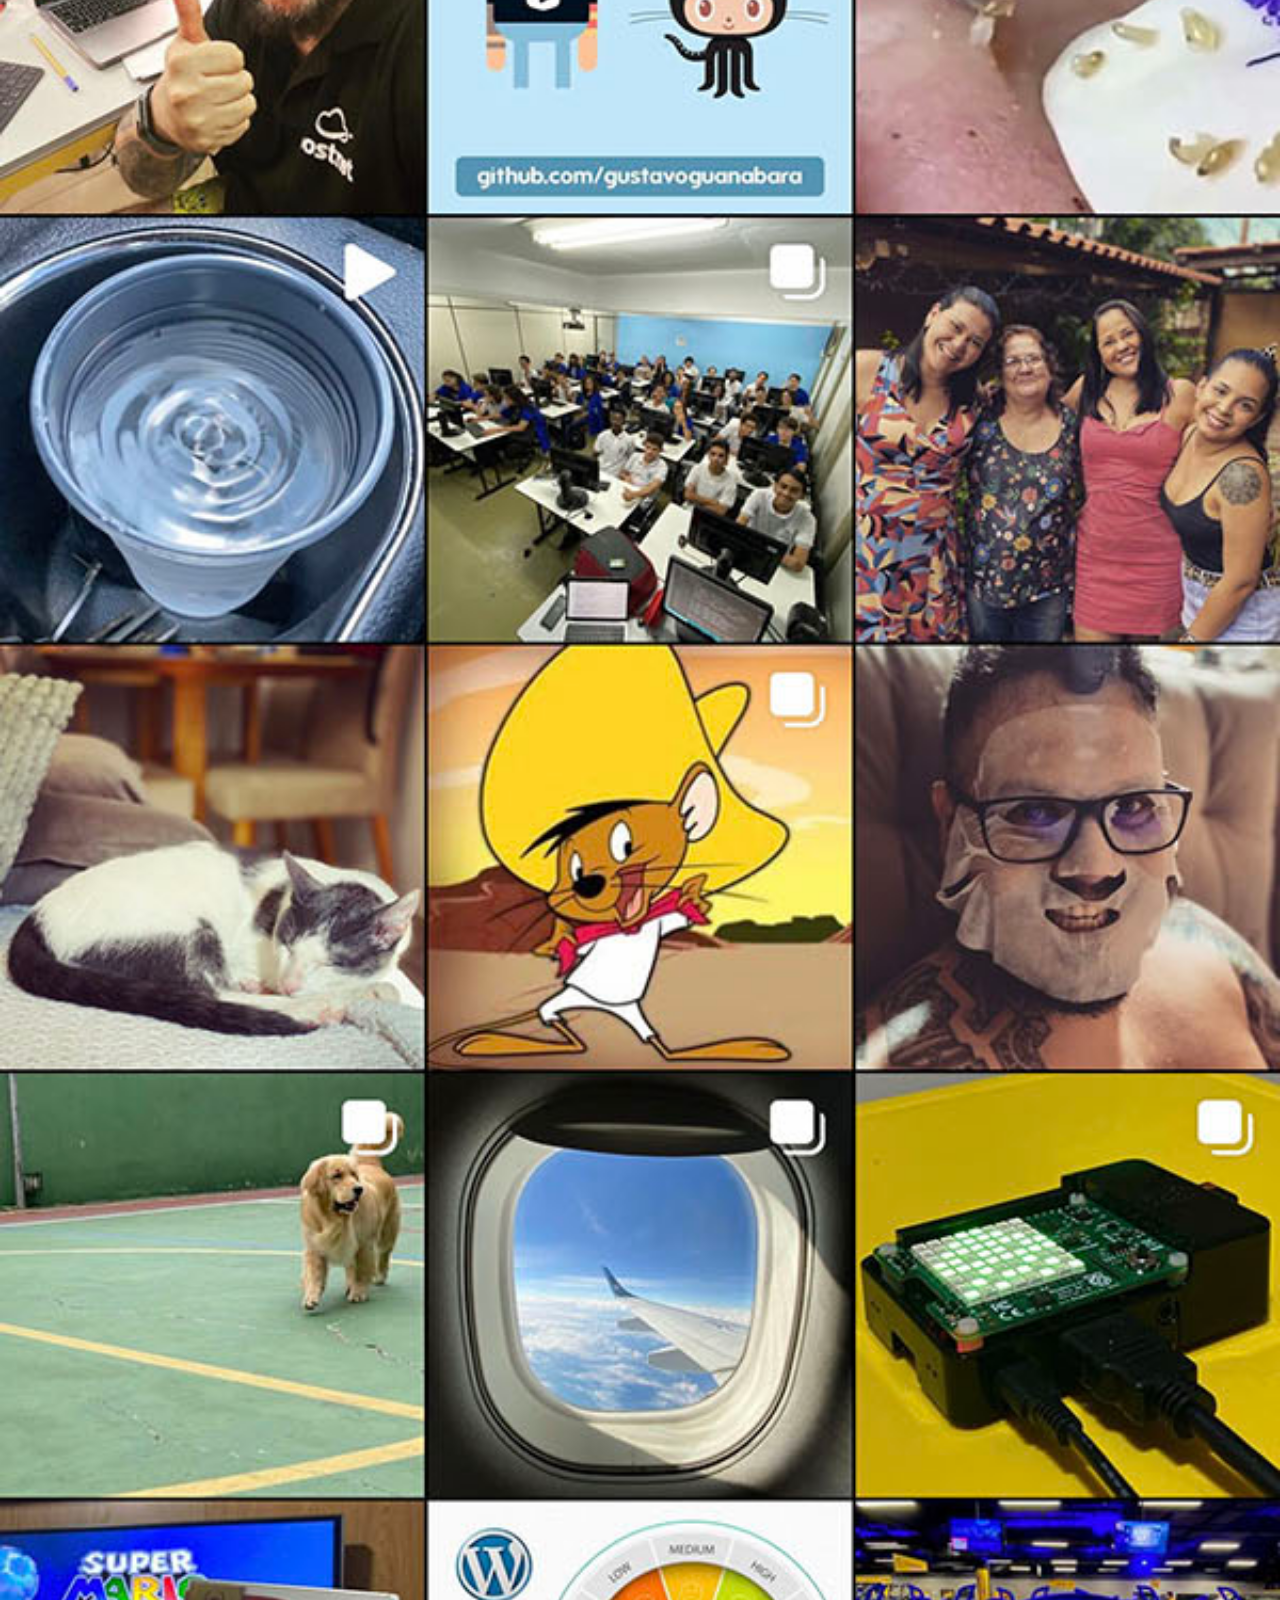
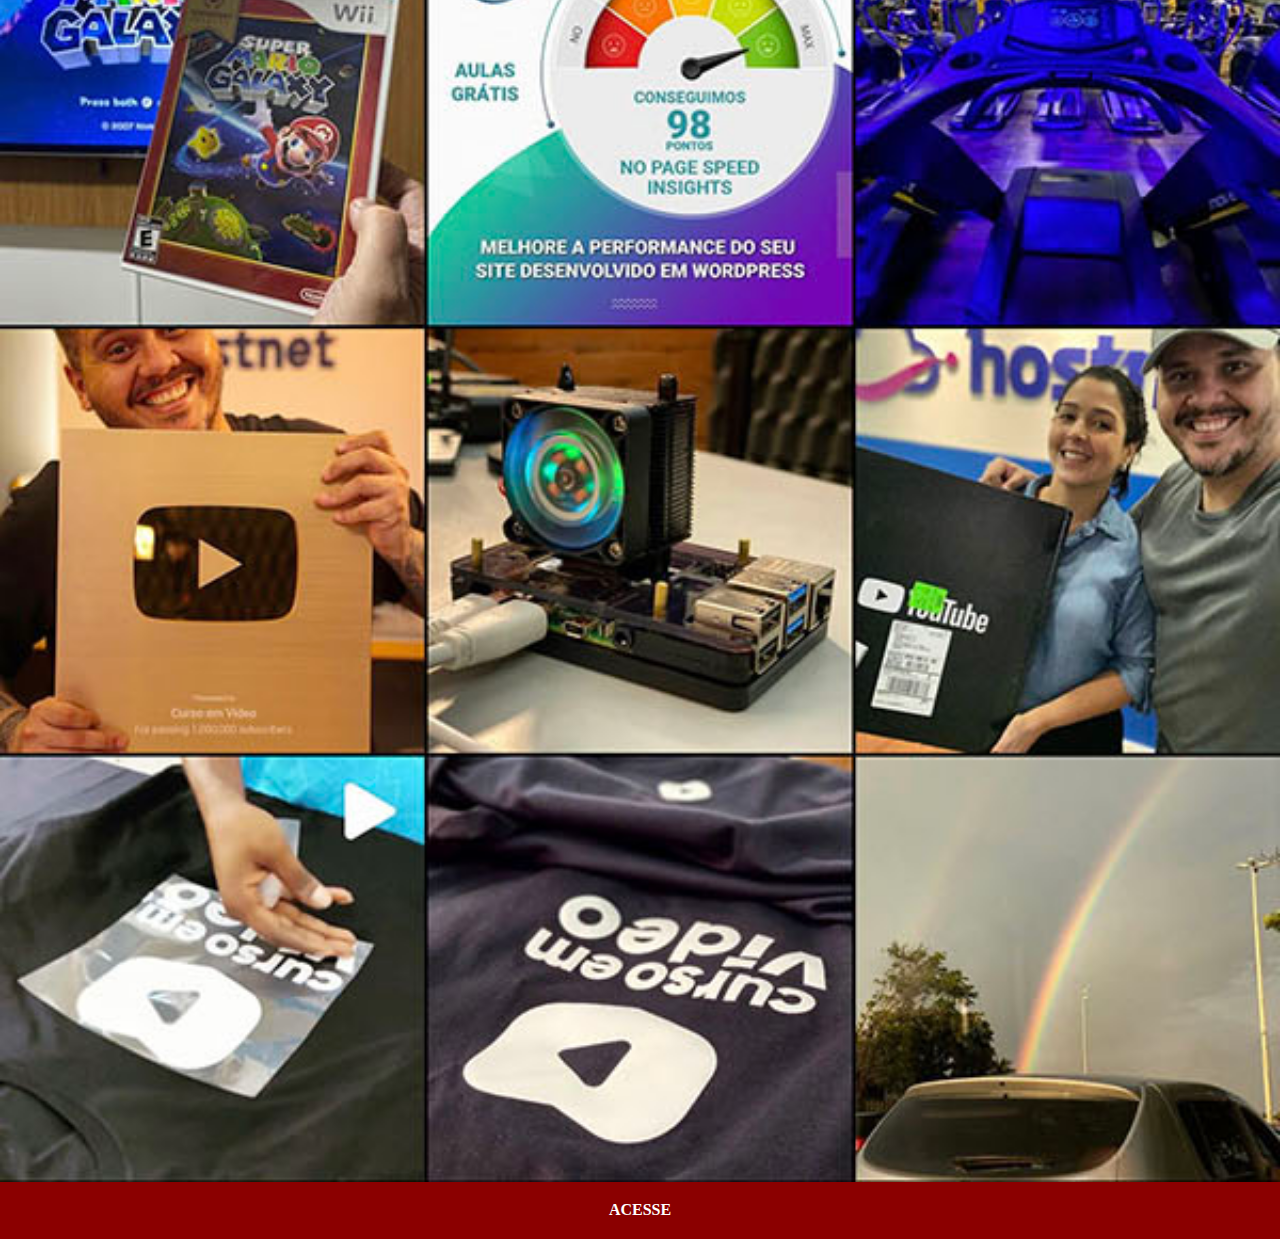
<file: telai.html>
<!DOCTYPE html>
<html lang="pt-br">
<head>
    <meta charset="UTF-8">
    <meta name="viewport" content="width=device-width, initial-scale=1.0">
    <title>tela-instagram</title>
    <link rel="stylesheet" href="social.css">
</head>
<body>
    <img src="imagens/tela-instagram.jpg" alt="">
    <a href="#">ACESSE</a>    
</body>
</html>
</file>
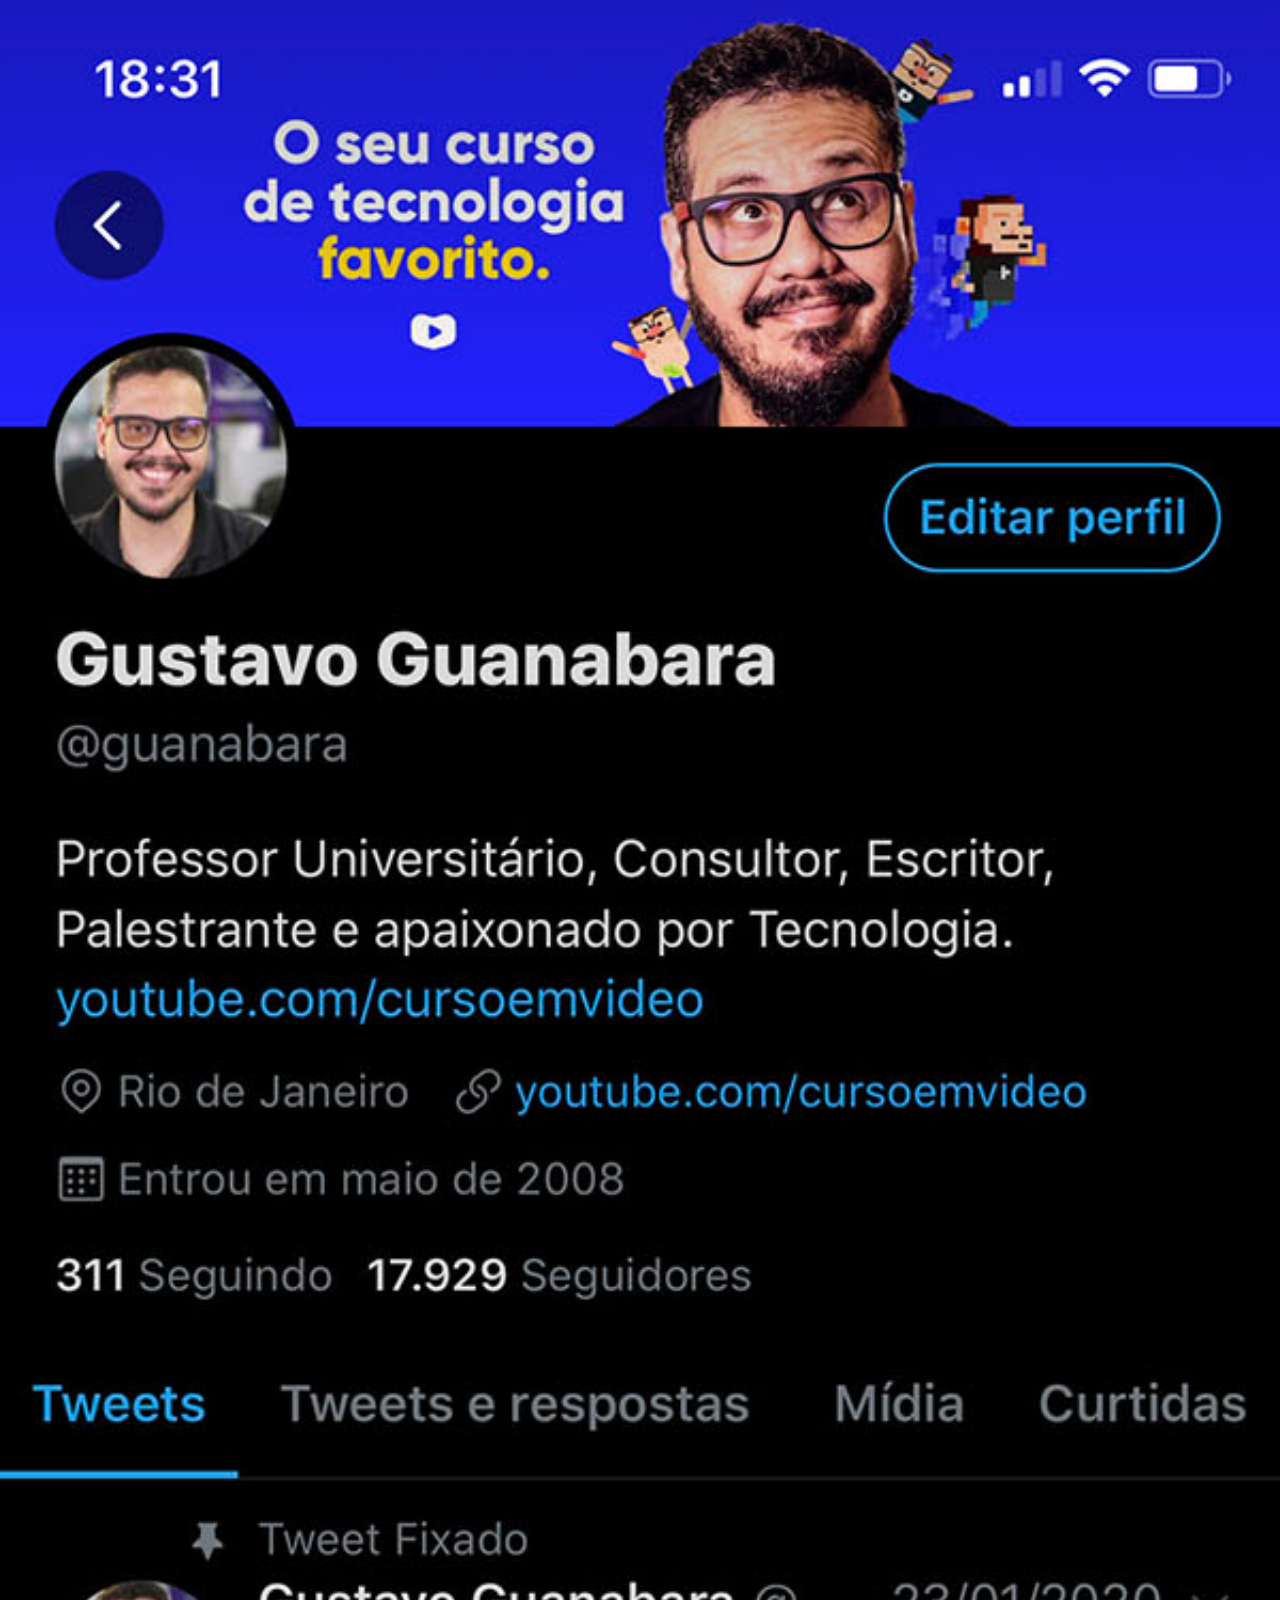
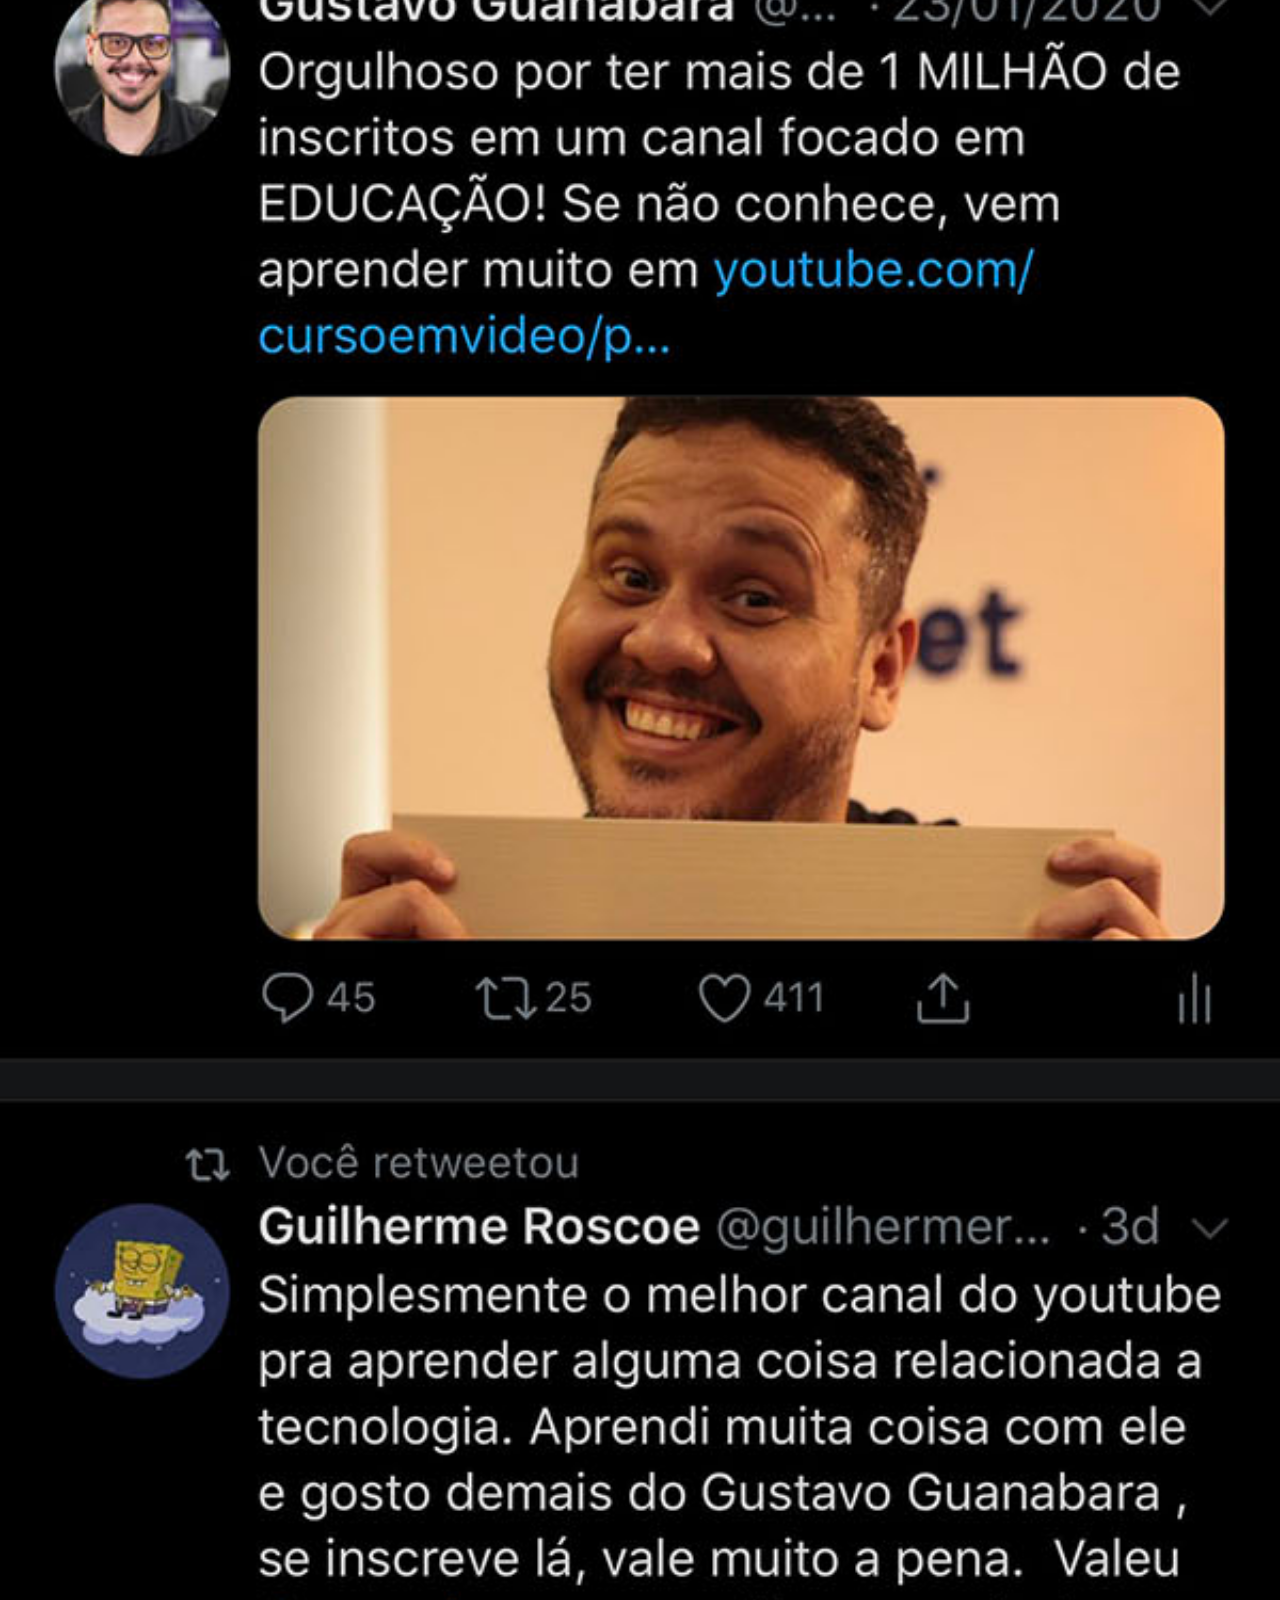
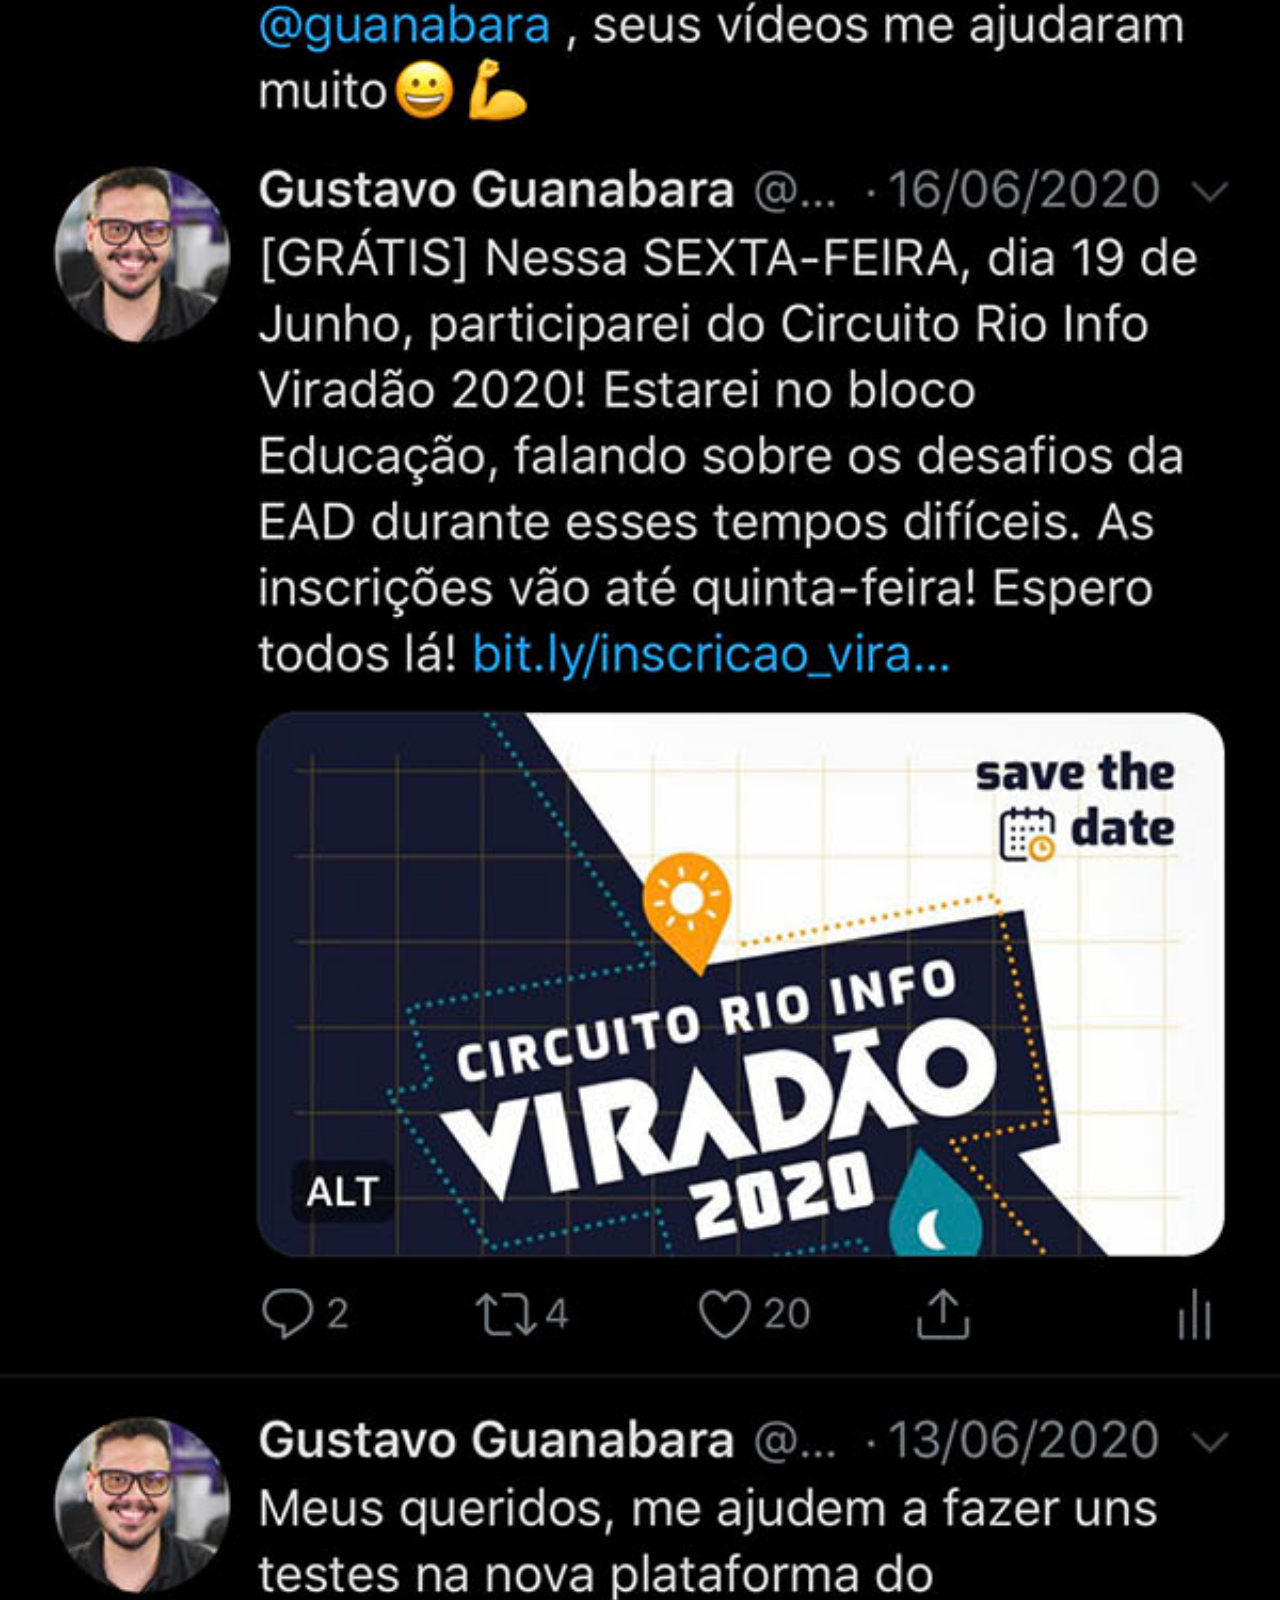
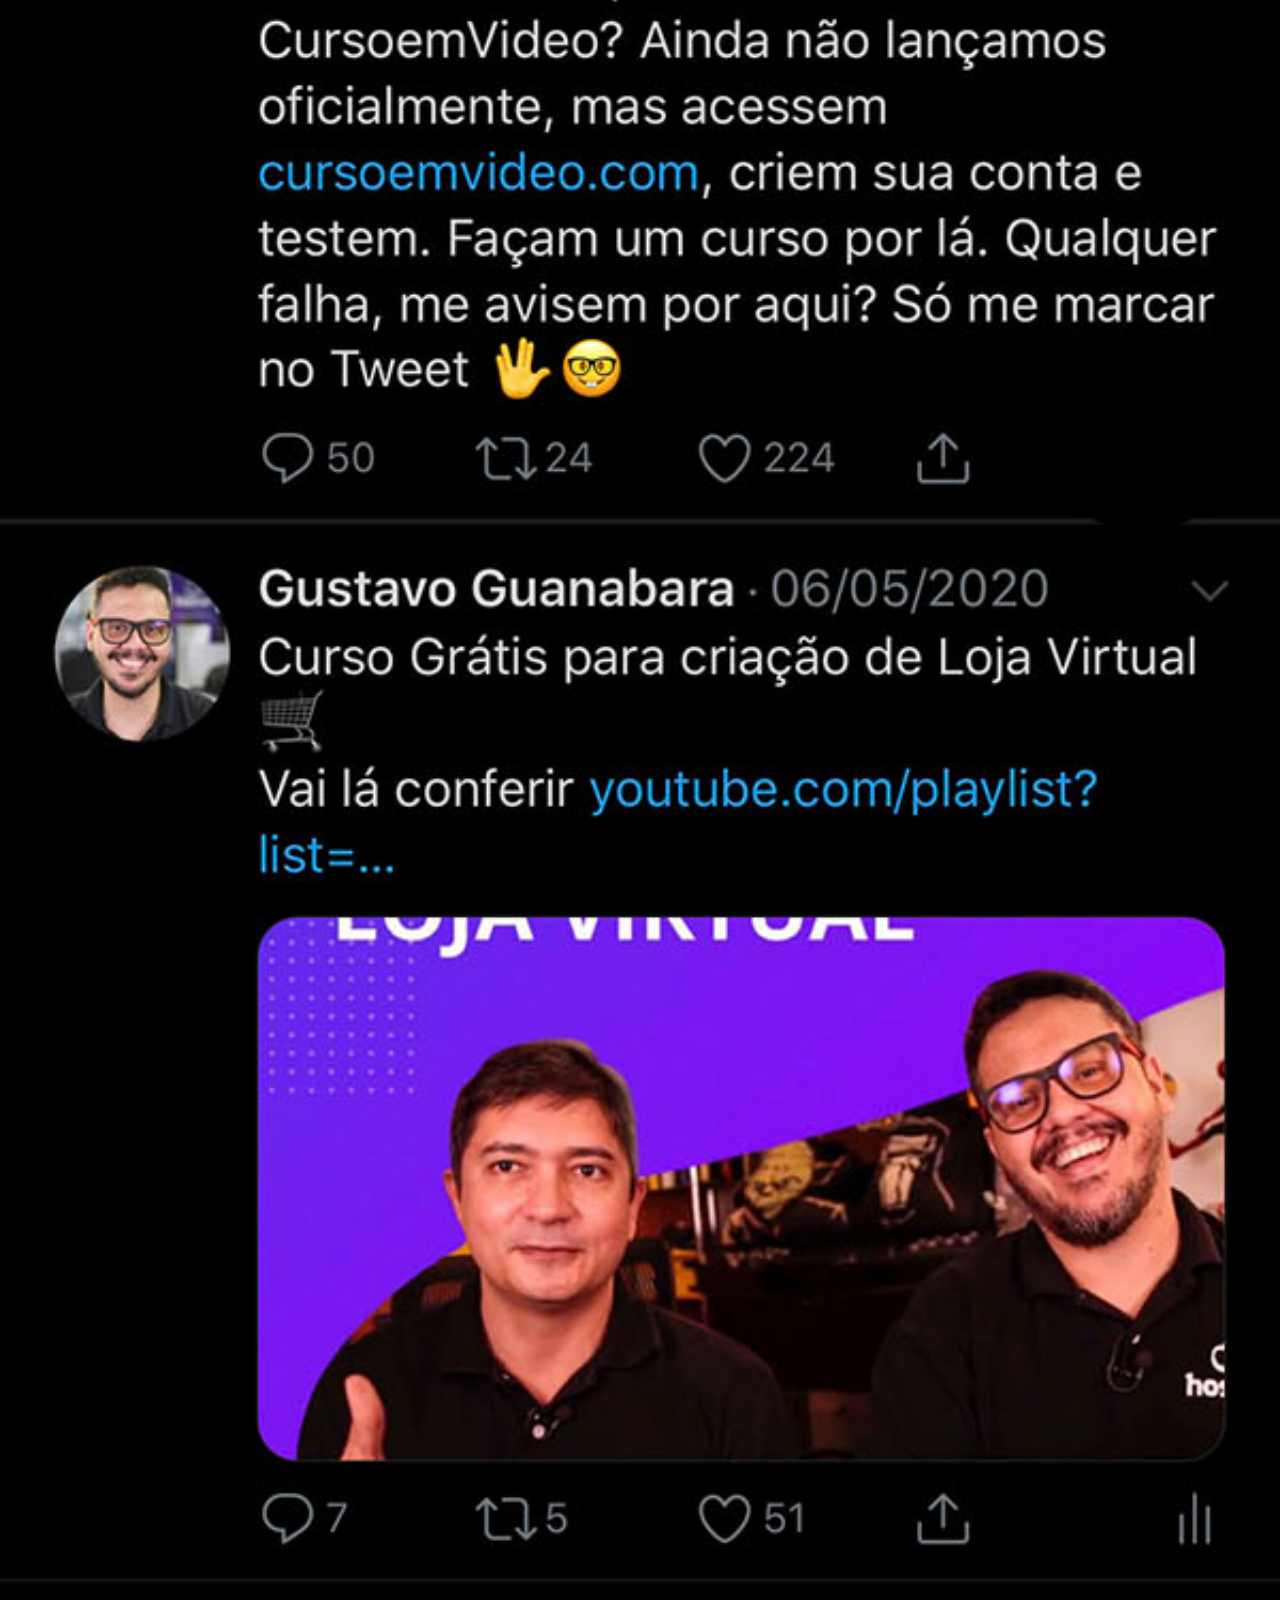
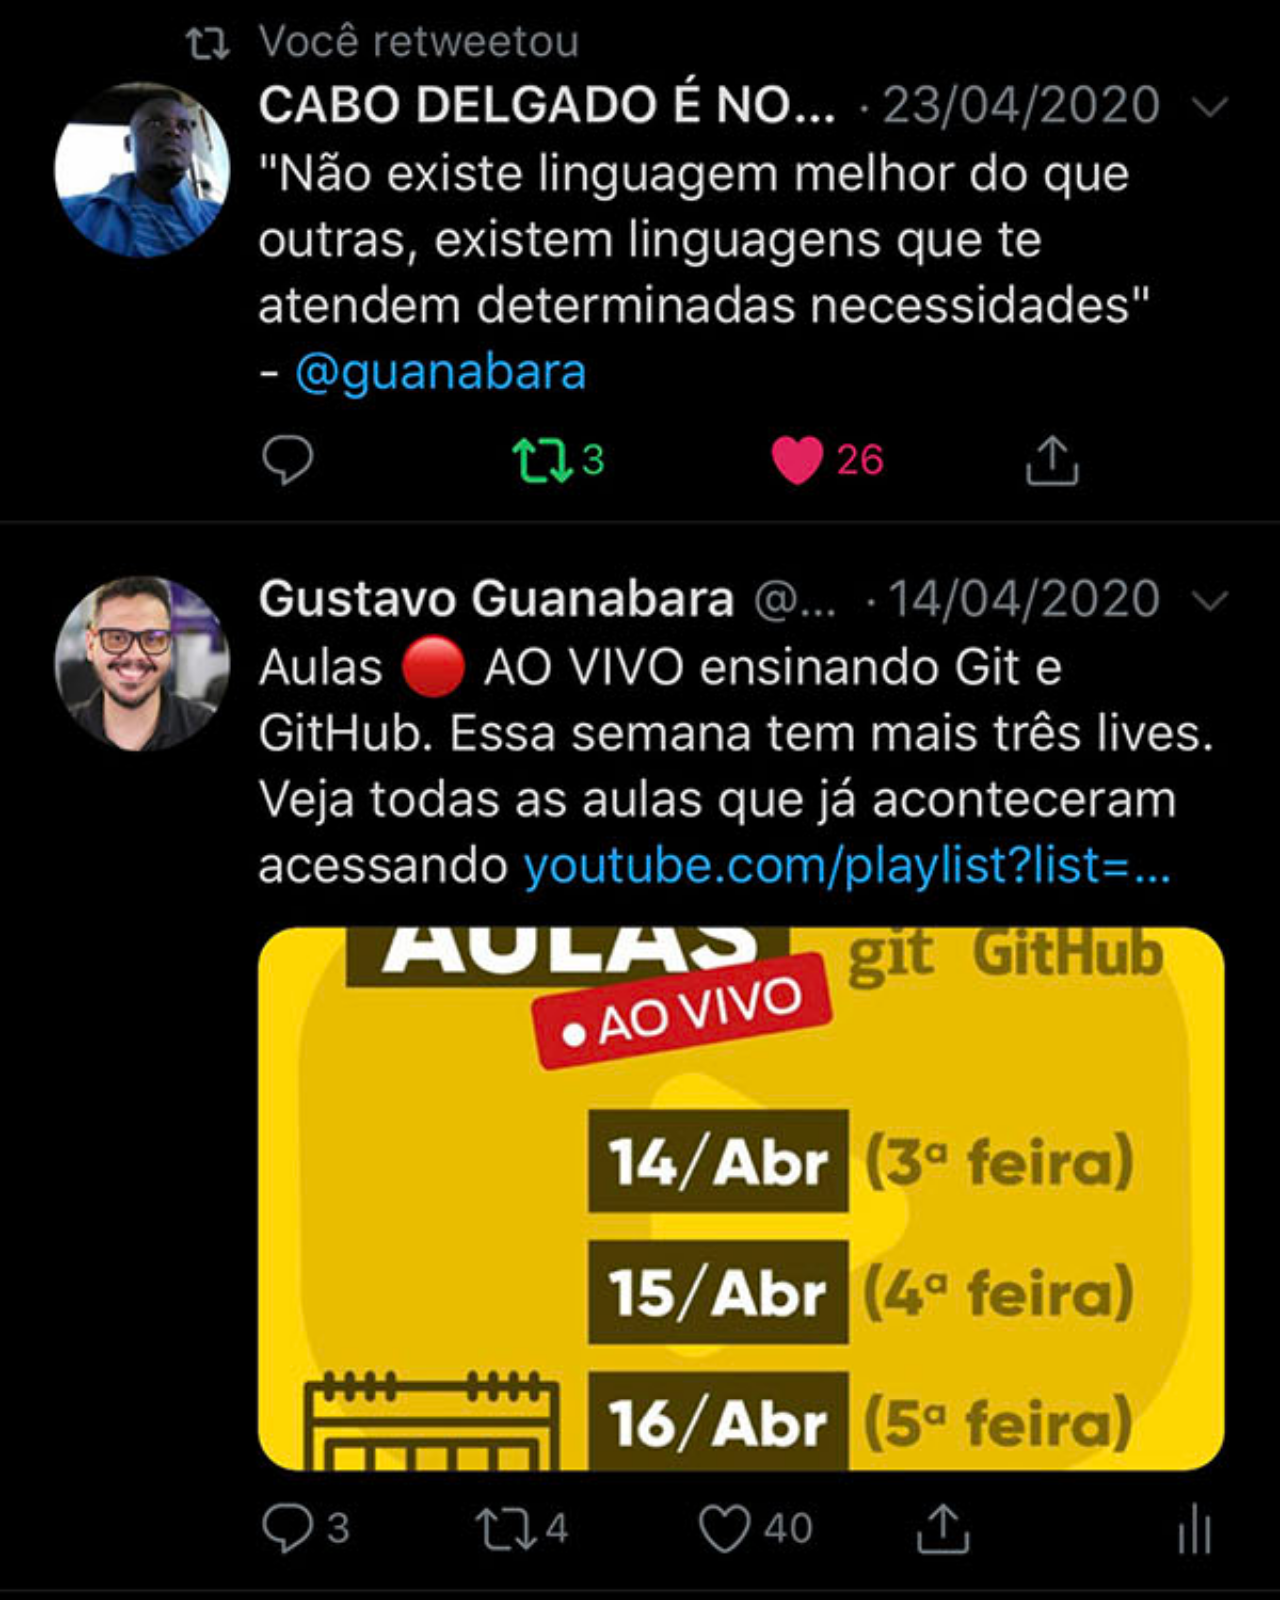
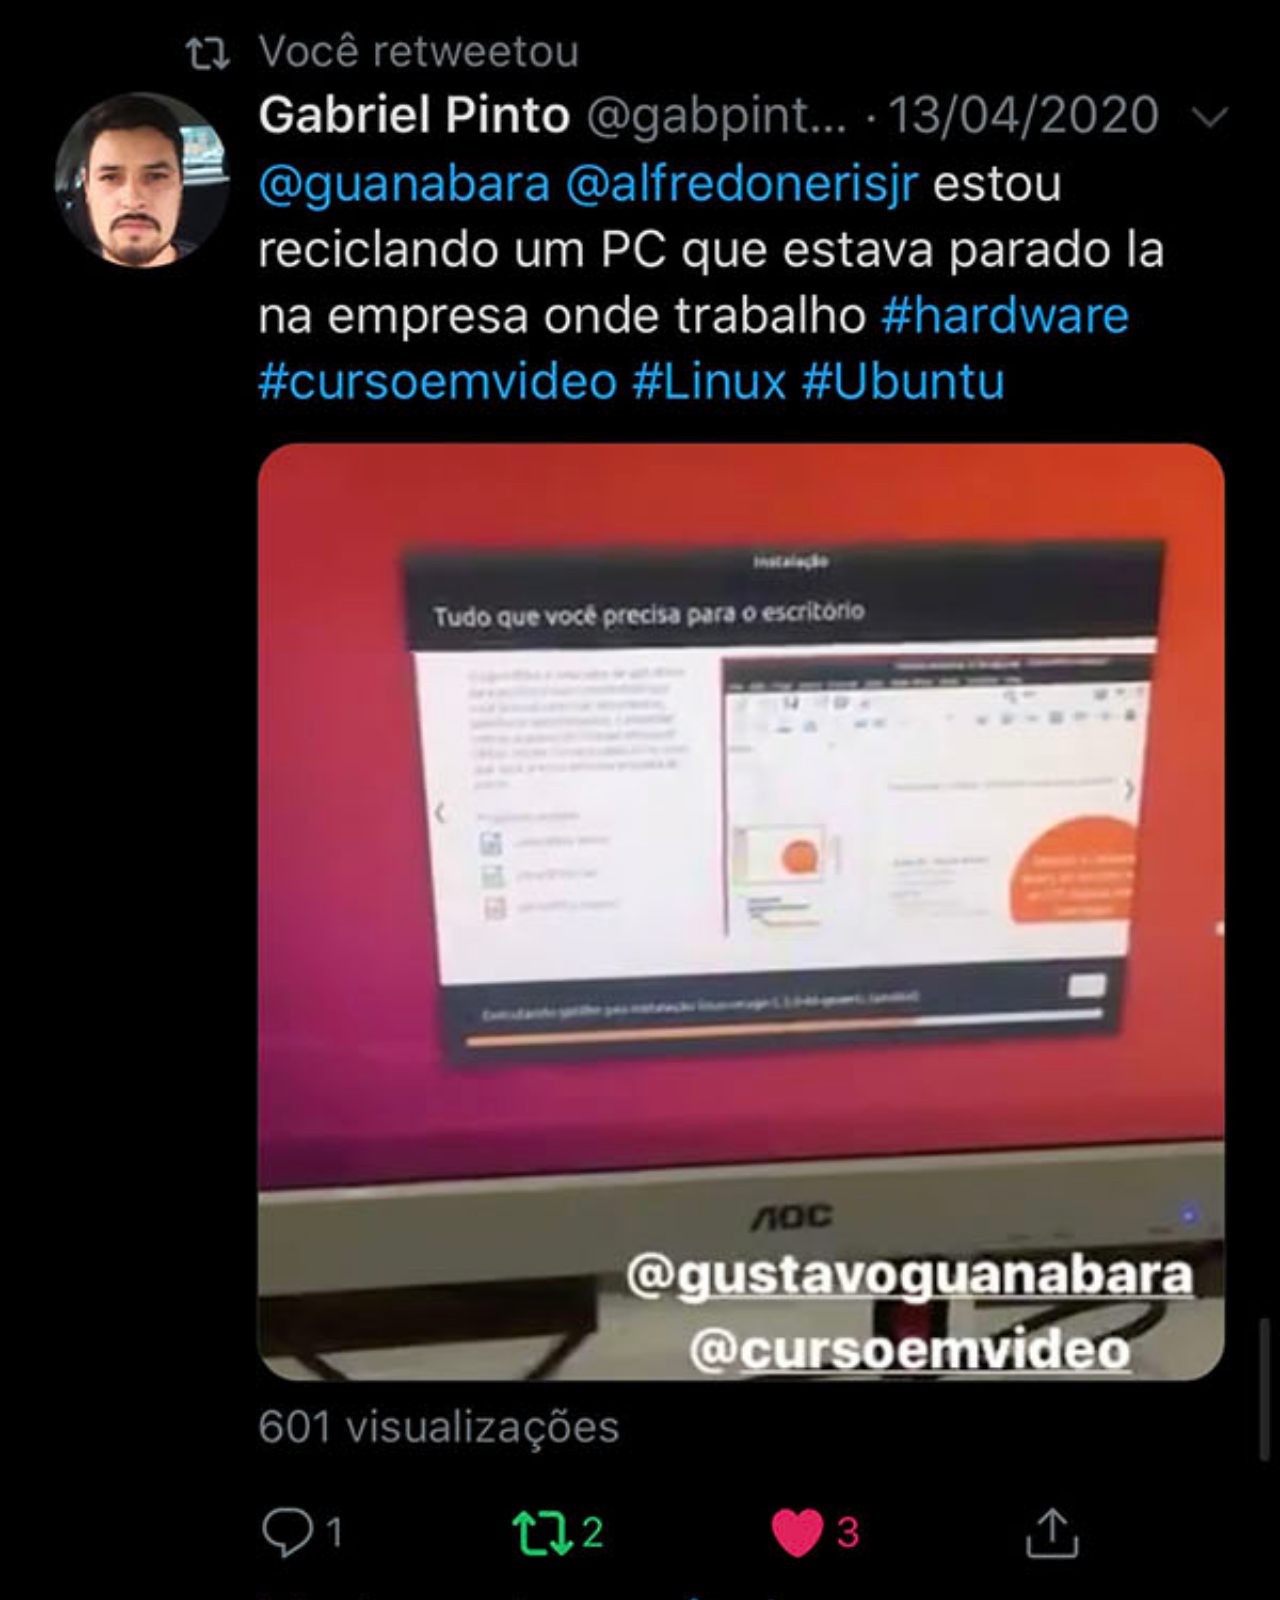
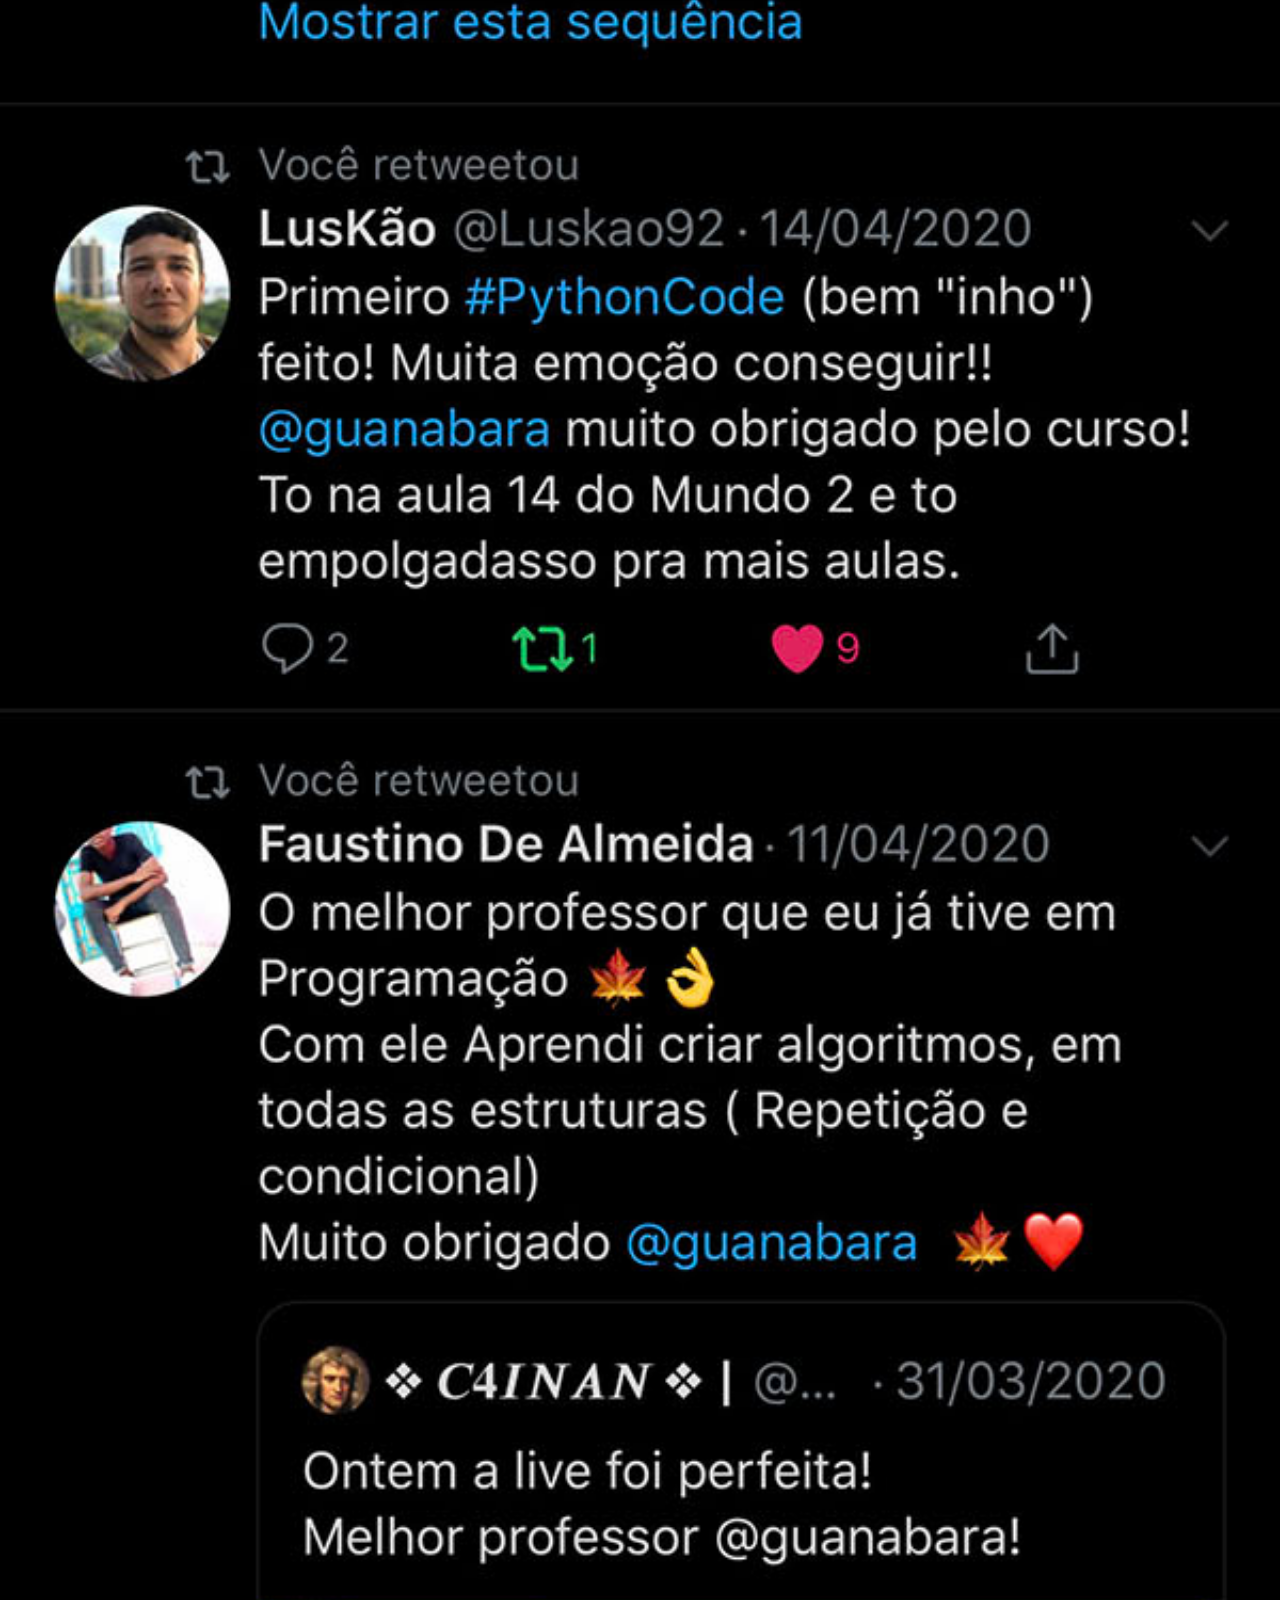
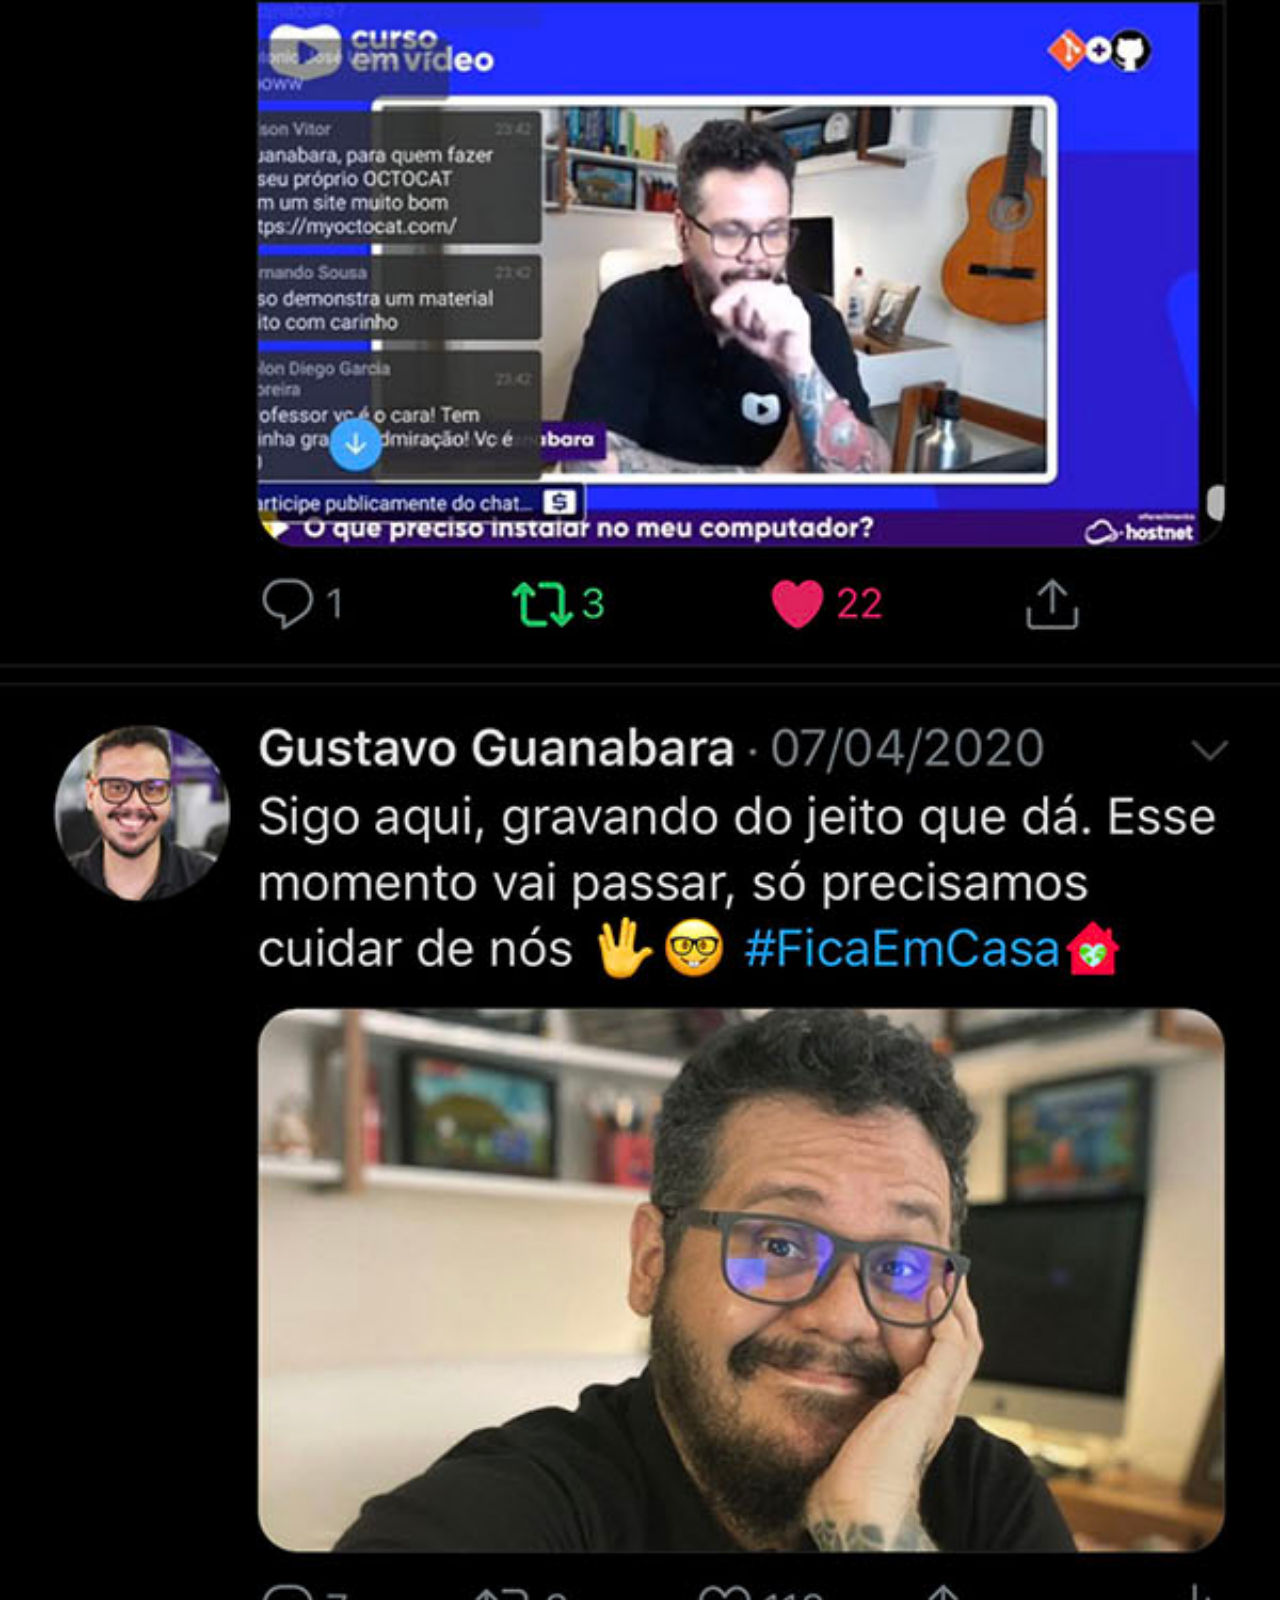
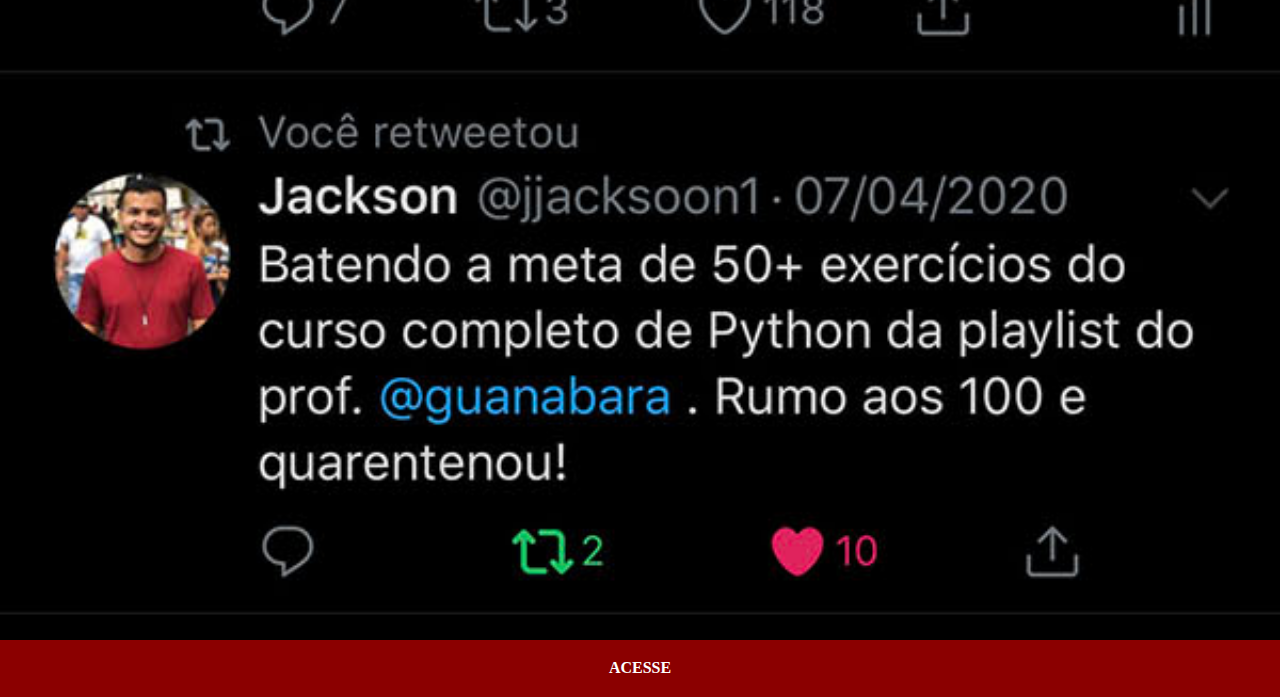
<file: telat.html>
<!DOCTYPE html>
<html lang="pt-br">
<head>
    <meta charset="UTF-8">
    <meta name="viewport" content="width=device-width, initial-scale=1.0">
    <title>tela-twitter</title>
    <link rel="stylesheet" href="social.css">
</head>
<body> 
    <img src="imagens/tela-twitter.jpg" alt="">
    <a href="#">ACESSE</a>

</body>
</html>
</file>
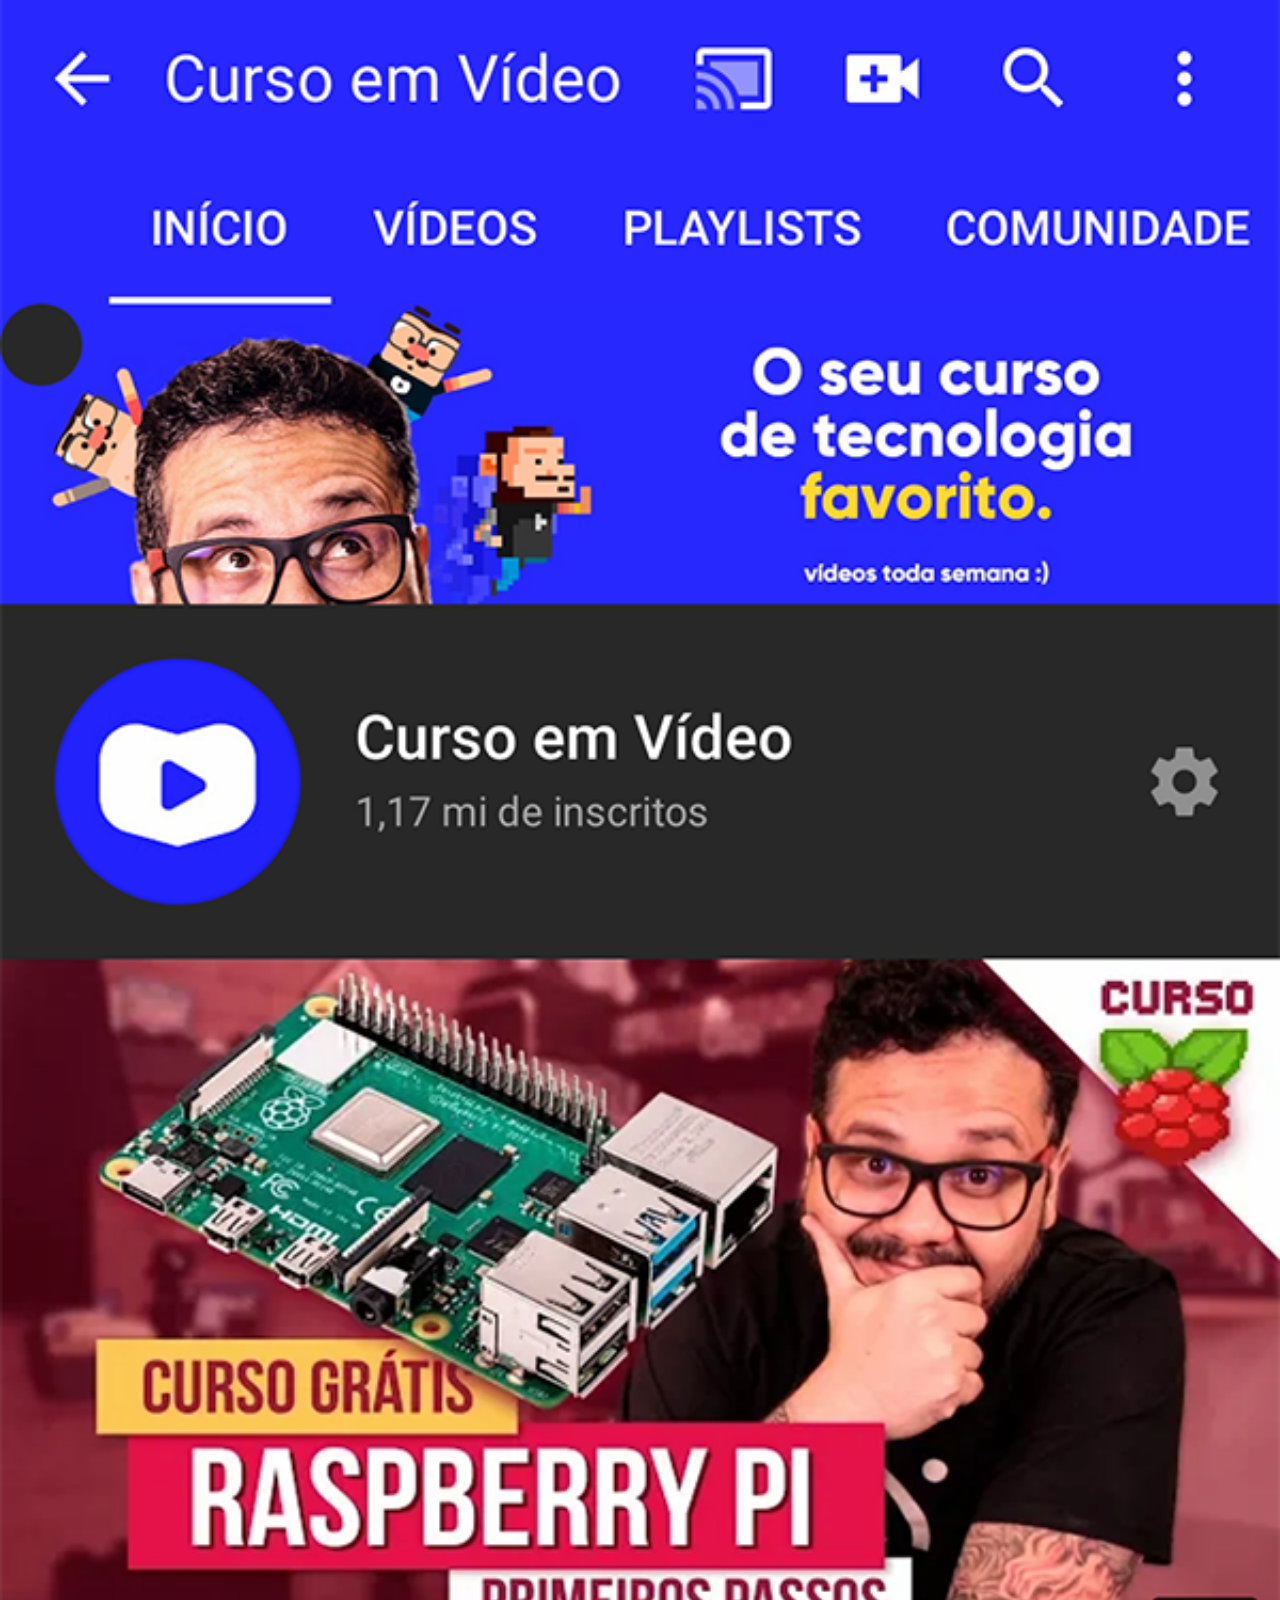
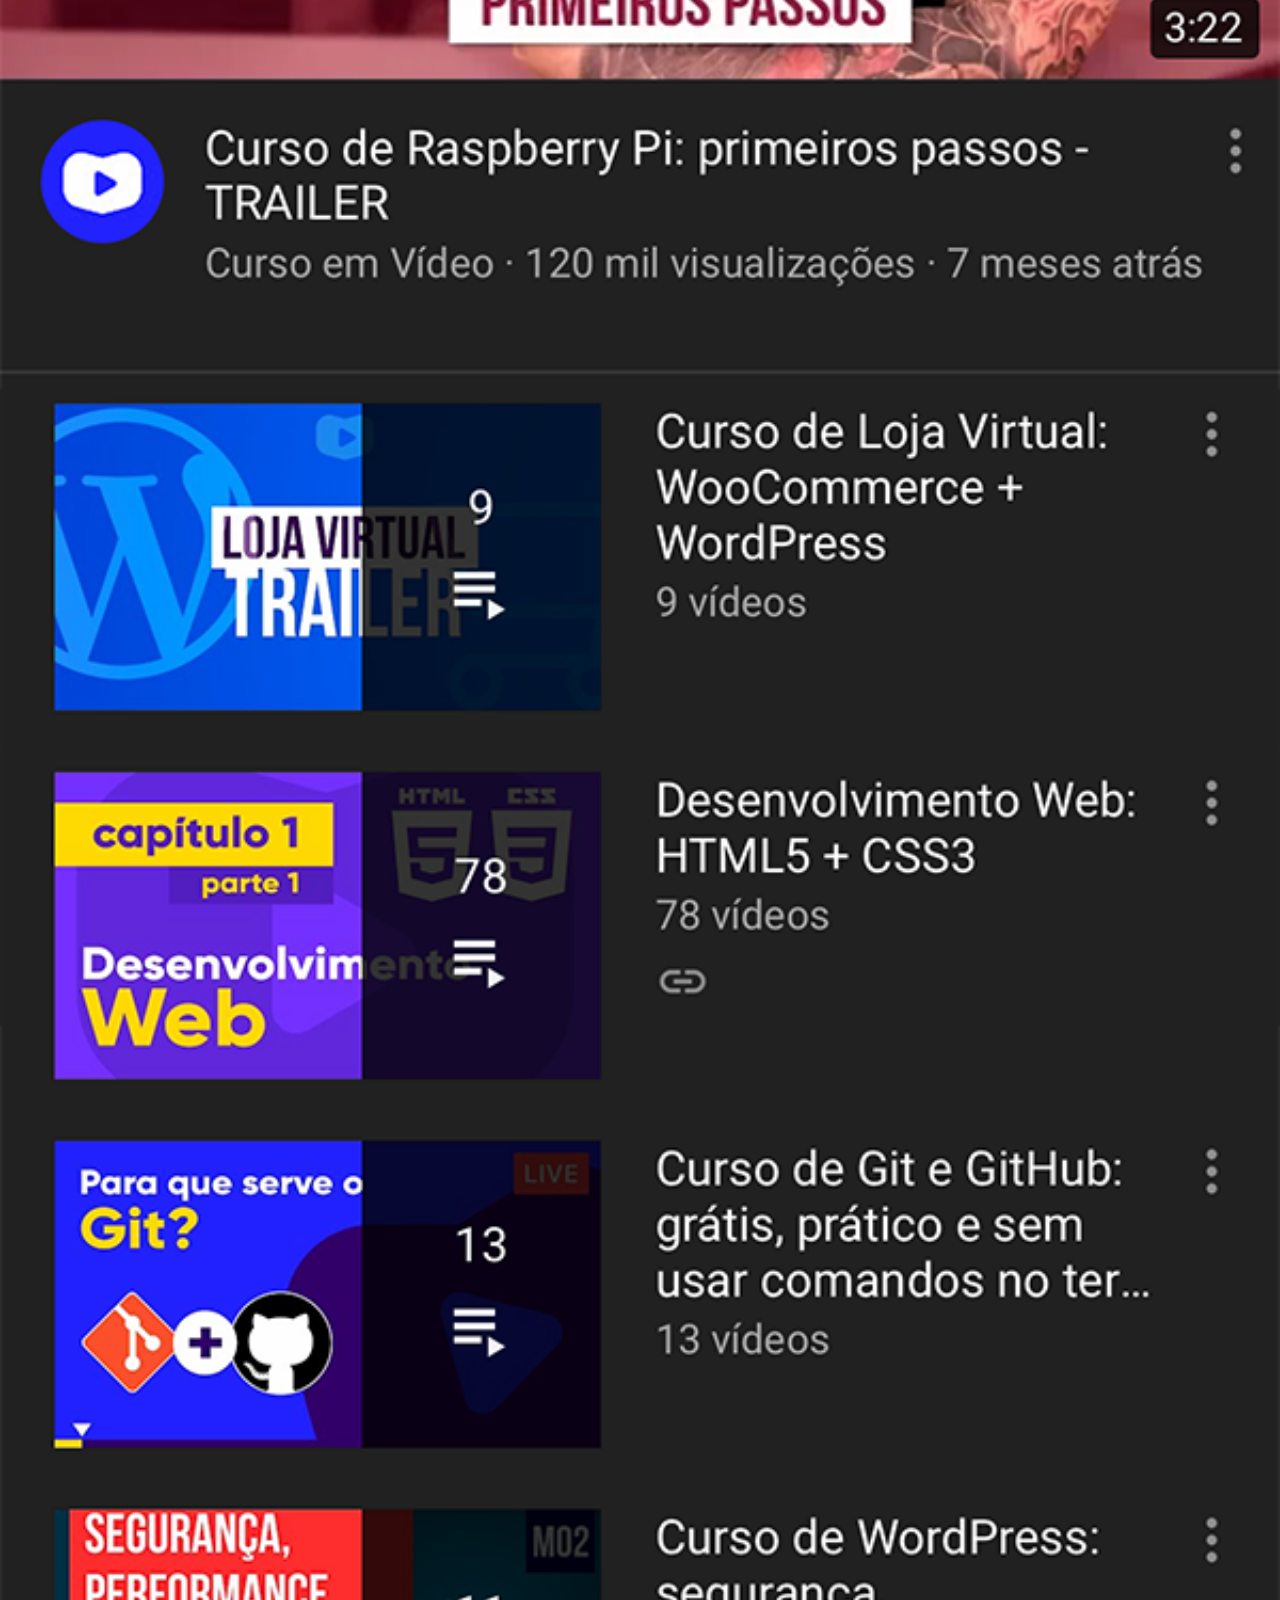
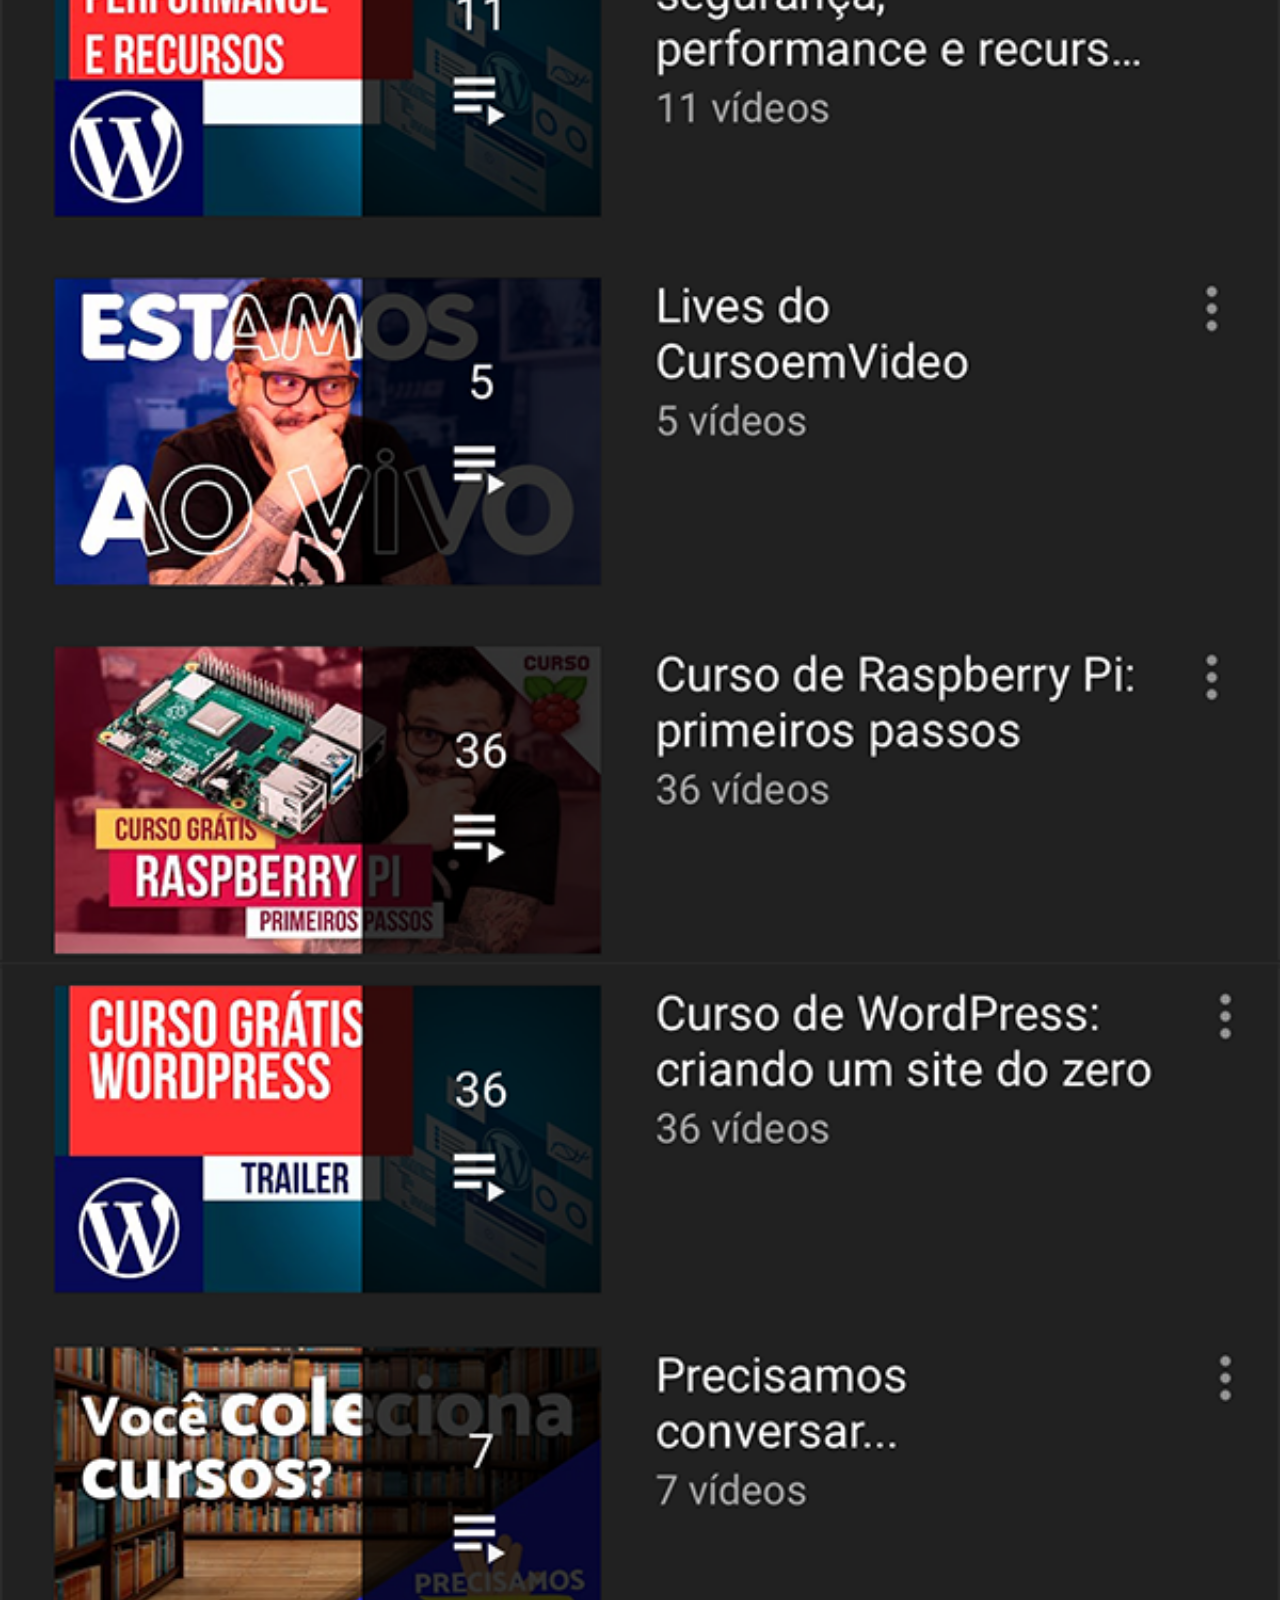
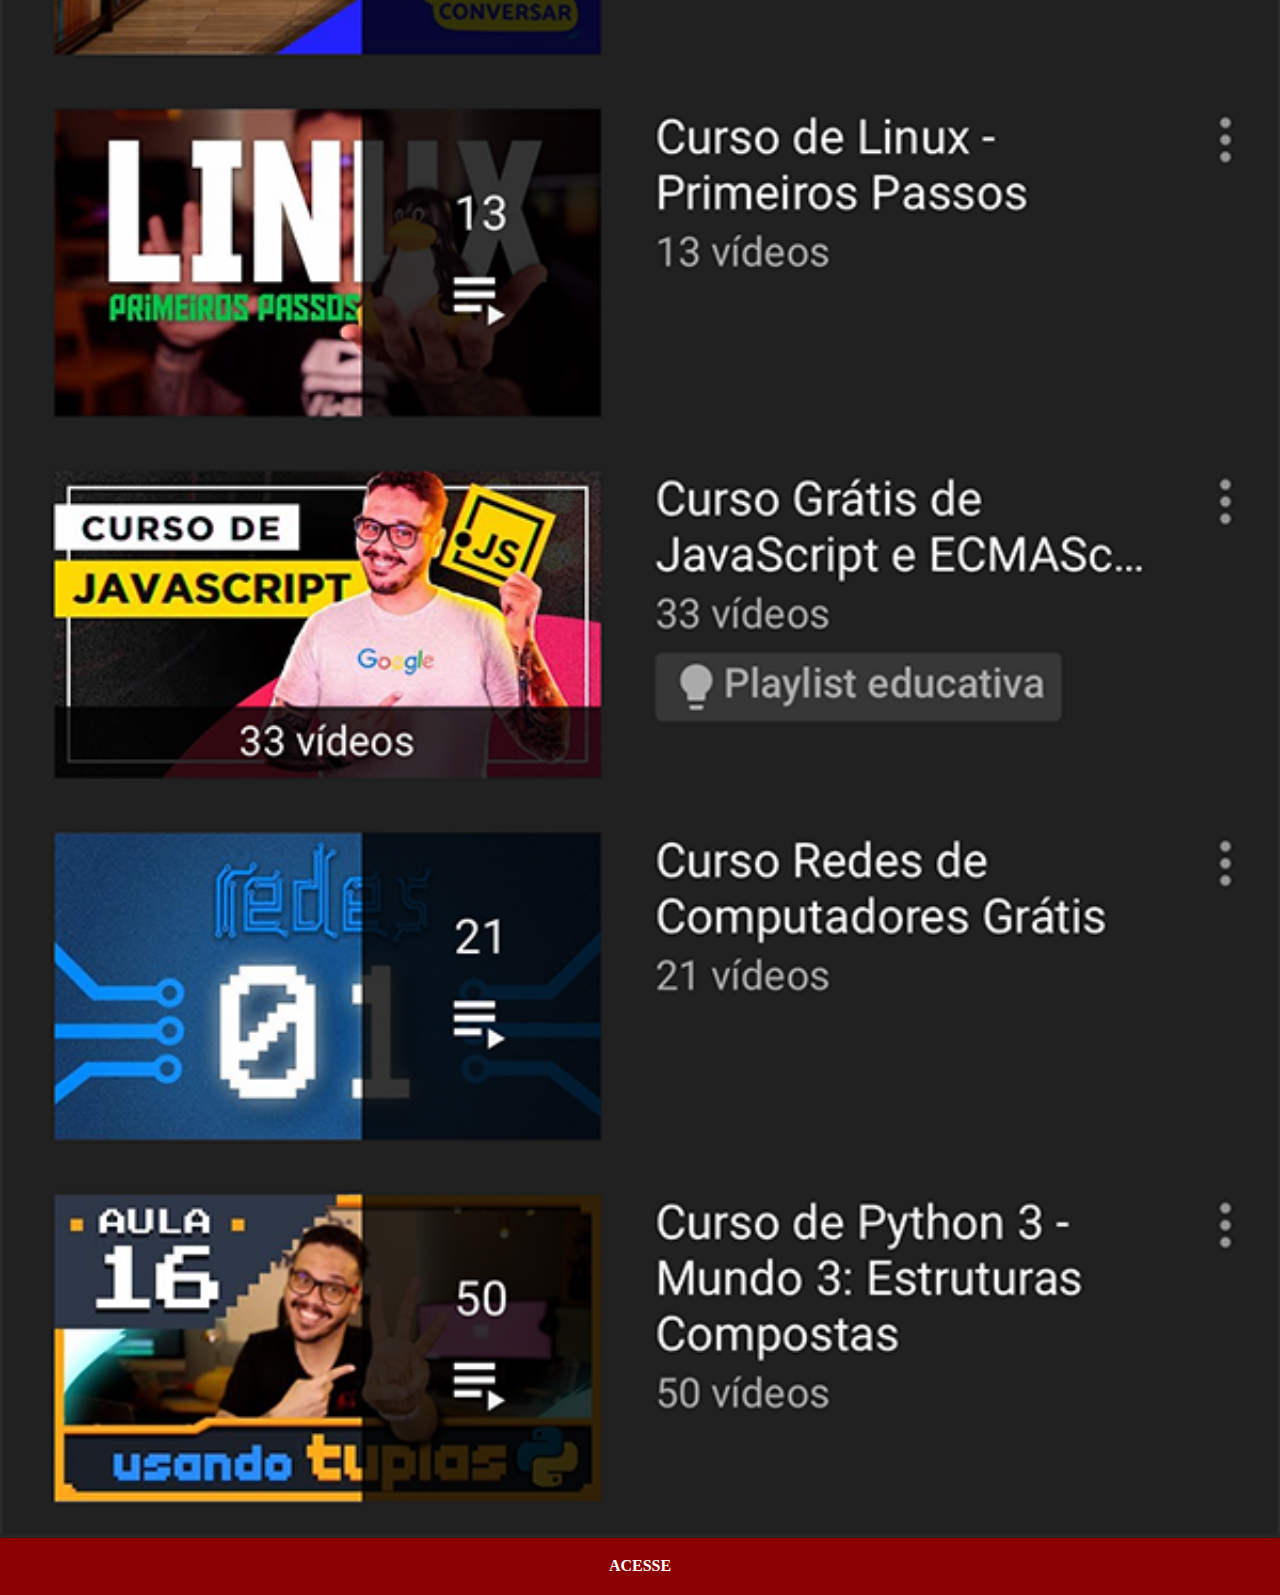
<file: telay.html>
<!DOCTYPE html>
<html lang="en">
<head>
    <meta charset="UTF-8">
    <meta name="viewport" content="width=device-width, initial-scale=1.0">
    <title>tela-youtube</title>
    <link rel="stylesheet" href="social.css">
</head>
<body>
    <img src="imagens/tela-youtube.png" alt="">
    <a href="#">ACESSE</a>
</body>
</html>
</file>
<file: style.css>
@charset "UTF-8";

* {
   margin: 0px;
   padding: 0px;
   
}
html, body{
    height: 100vh;
    width: 100vw;
   
}
body{
    background: url(imagens/fundo-madeira.jpg) no-repeat center fixed;
    background-size: cover;
}
main{
    height: 100vh;
    width: 100vw;
    position: relative;
    
}
section#cell{
    position: absolute;
    top: 50%;
    left: 50%;
    transform: translate(-50%, -50%);

    height: 620px;
    width: 311px;
    background: url(imagens/frame-iphone.png) no-repeat;   
}
#tela{
    position: relative;
    top: 80px;
    left: 19px; 

    height: 473px;
    width: 270px;
}
#media{
    text-align: right;
}
#media img{
    width: 50px;
    margin: 10px;
    border-radius: 50%;
    box-shadow: 2px 2px 2px rgba(0, 0, 0, 0.288);
    box-sizing: border-box;
}
#media img:hover{
  border: 2px solid rgba(255, 255, 255, 0.671);
  transform: translate(-3px, -3px);
  box-shadow: 5px 5px 10px rgba(0, 0, 0, 0.466);
  transition: transform .6s, border .5s;  
}
</file>
<file: social.css>
@charset "UTF-8";

* {
  margin: 0px;
  padding: 0px;
}
::-webkit-scrollbar {
  width: 0;
  height: 0;
}
img {
  width: 100vw;
}
a:hover {
  background-color: rgb(143, 22, 22);
  transition: 1s;
}
a {
  display: block;
  background-color: darkred;
  color: white;
  padding: 20px;
  margin-top: -5px;
  text-align: center;
  font-weight: bolder;
  text-decoration: none;
}
</file>
